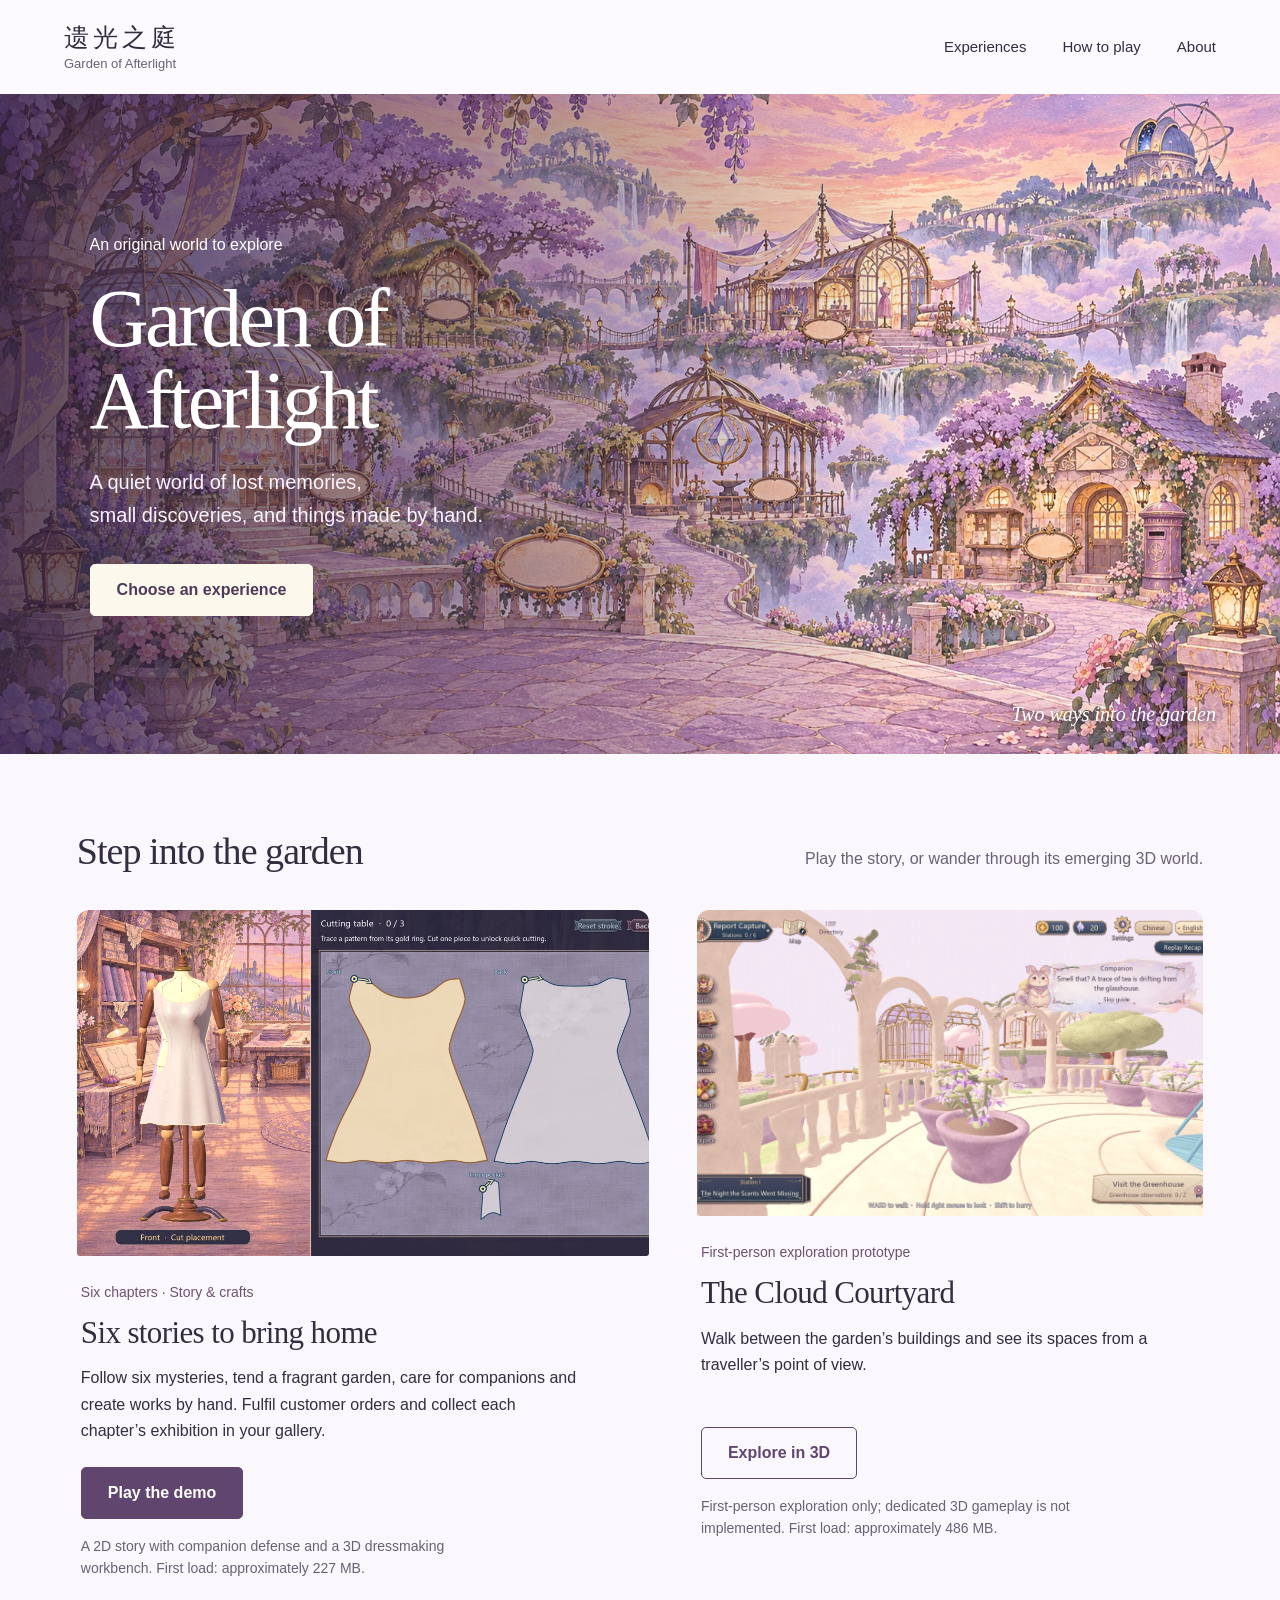
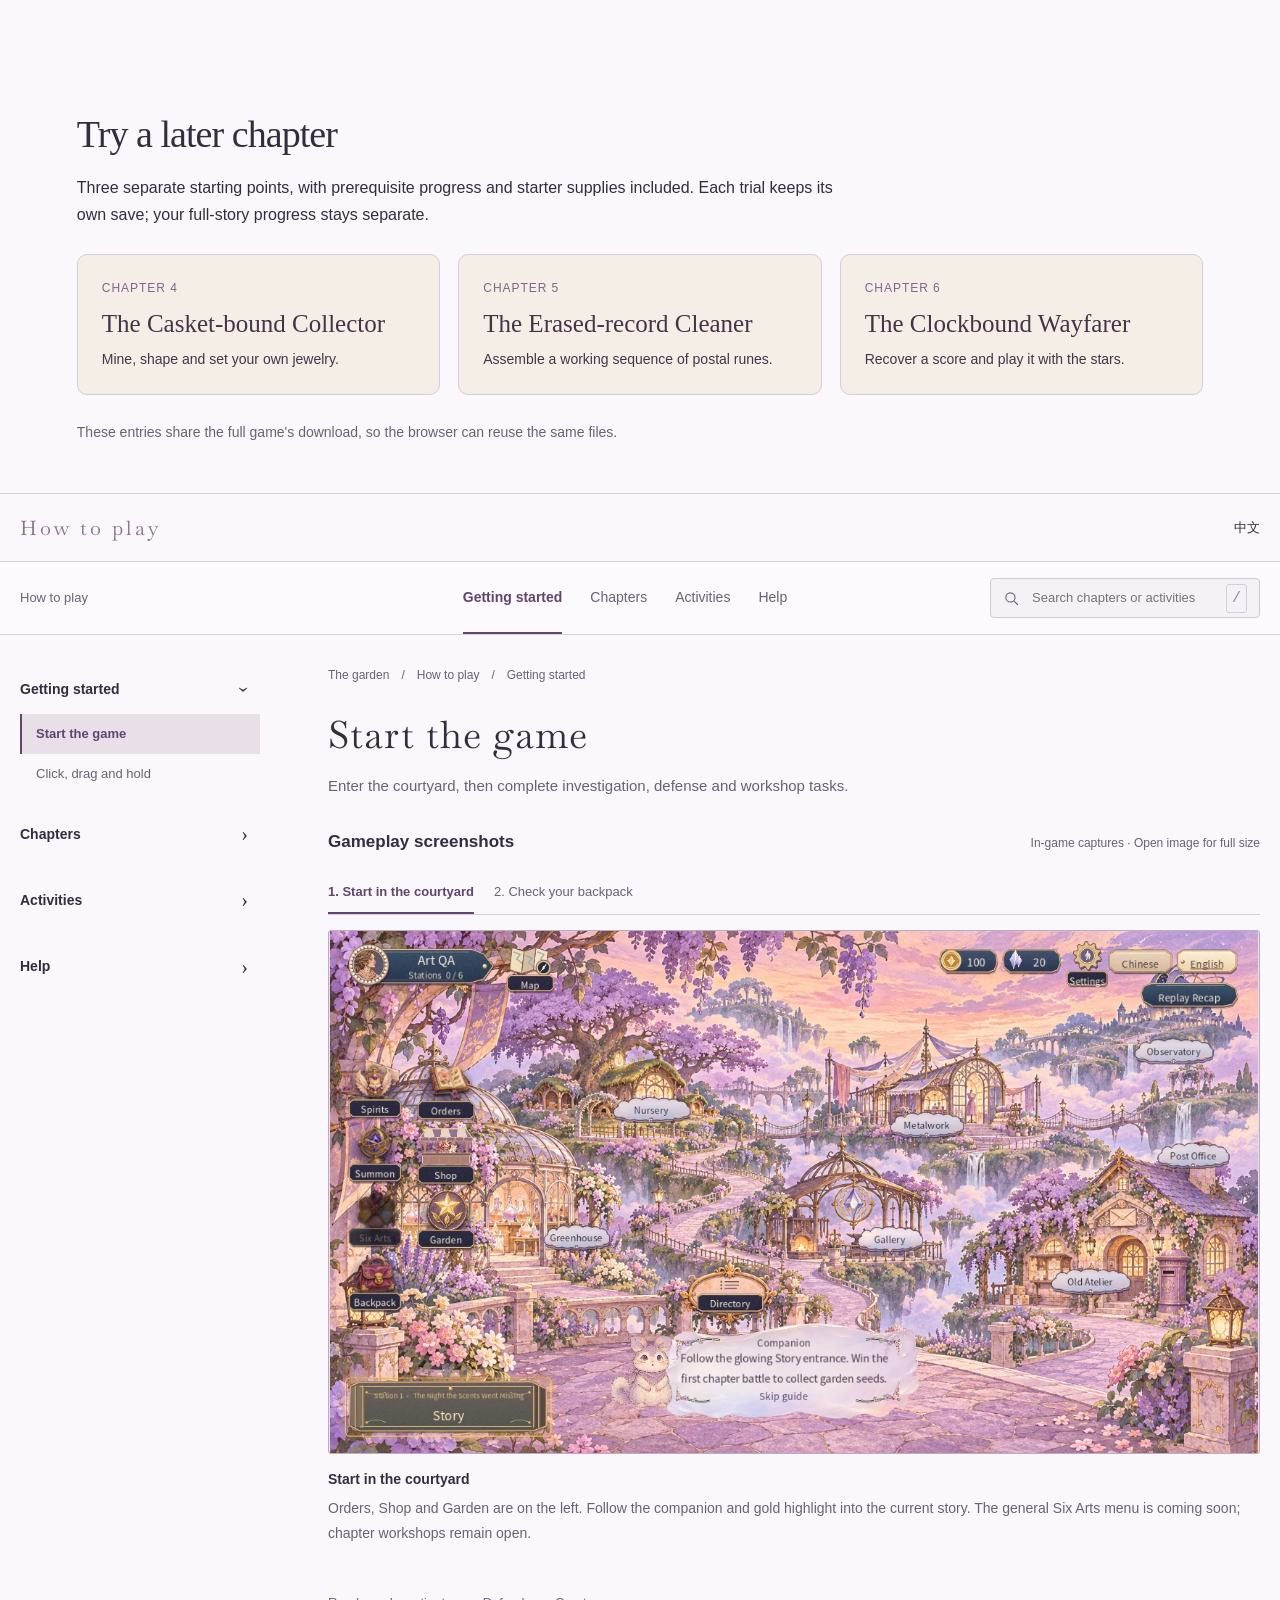
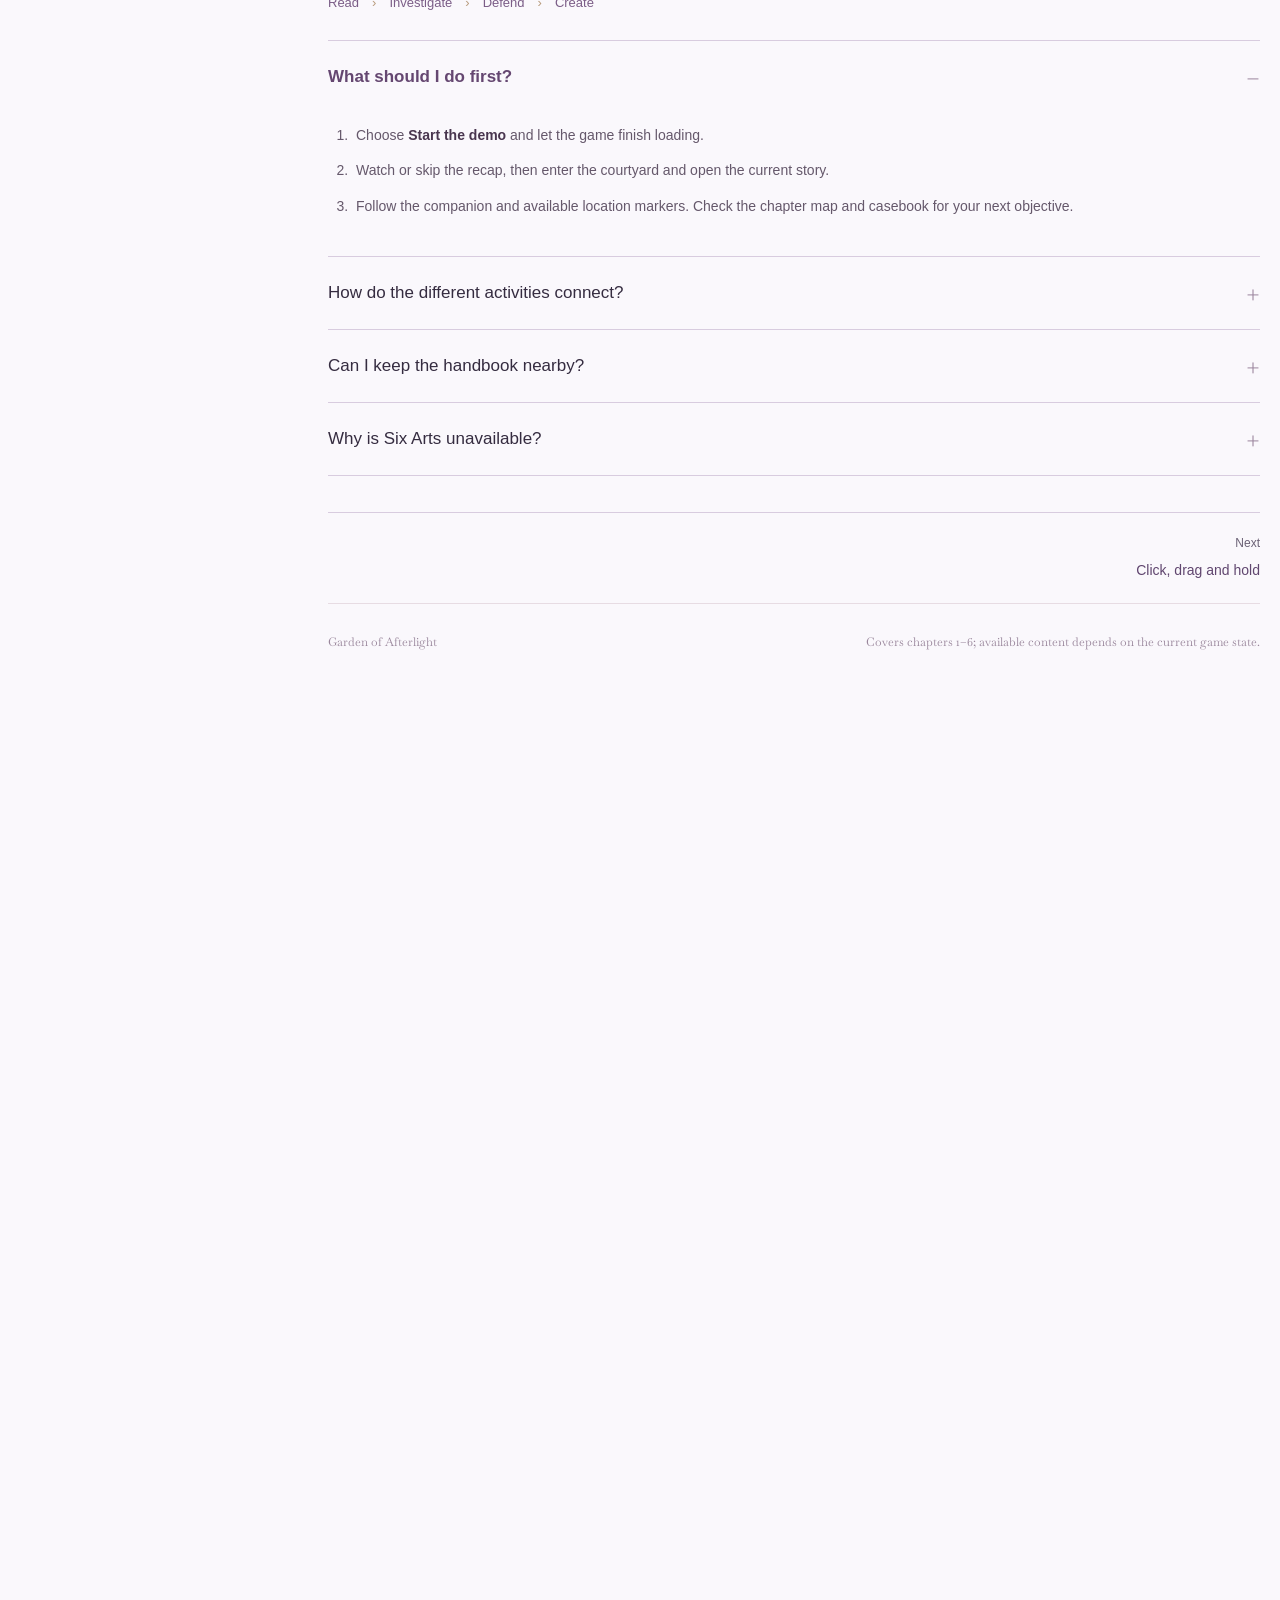
<file: site/index.html>
<!doctype html>
<html lang="en">
<head>
  <meta charset="utf-8"><meta name="viewport" content="width=device-width,initial-scale=1">
  <title>Garden of Afterlight</title>
  <meta name="description" content="Explore Garden of Afterlight: six illustrated story chapters and a separate first-person 3D exploration prototype.">
  <link rel="stylesheet" href="assets/site.css">
  <link rel="icon" href="assets/garden.svg" type="image/svg+xml">
</head>
<body>
<header class="site-header"><a class="wordmark" href="./"><span lang="zh">遗光之庭</span><span>Garden of Afterlight</span></a><nav aria-label="Main navigation"><a href="#experiences">Experiences</a><a href="#controls">How to play</a><a href="#about">About</a></nav></header>
<main>
  <section class="hero" aria-labelledby="title"><img src="assets/courtyard.webp" alt="A painted garden of floating islands, lavender flowers and sunlit glasshouses" fetchpriority="high"><div class="hero-shade"></div><div class="hero-copy"><p class="byline">An original world to explore</p><h1 id="title">Garden of<br>Afterlight</h1><p class="intro">A quiet world of lost memories,<br>small discoveries, and things made by hand.</p><a class="button light" href="#experiences">Choose an experience</a></div><span class="hero-caption">Two ways into the garden</span></section>
  <section class="experiences wrap" id="experiences" aria-labelledby="experiences-title"><div class="section-intro"><h2 id="experiences-title">Step into the garden</h2><p>Play the story, or wander through its emerging 3D world.</p></div><div class="experience-grid">
    <article class="experience main-experience"><a class="image-link" href="demo/" tabindex="-1" aria-hidden="true"><img src="assets/atelier.webp" alt="" loading="lazy"></a><div class="experience-copy"><span class="tag">Six chapters · Story &amp; crafts</span><h3>Six stories to bring home</h3><p>Follow six mysteries, tend a fragrant garden, care for companions and create works by hand. Fulfil customer orders and collect each chapter’s exhibition in your gallery.</p><a class="button" href="demo/">Play the demo</a><p class="small">A 2D story with companion defense and a 3D dressmaking workbench. First load: approximately 227 MB.</p></div></article>
    <article class="experience exploration"><a class="image-link" href="explore-3d/" tabindex="-1" aria-hidden="true"><img src="assets/explore-3d.webp" alt="" loading="lazy"></a><div class="experience-copy"><span class="tag">First-person exploration prototype</span><h3>The Cloud Courtyard</h3><p>Walk between the garden’s buildings and see its spaces from a traveller’s point of view.</p><a class="button secondary" href="explore-3d/">Explore in 3D</a><p class="small">First-person exploration only; dedicated 3D gameplay is not implemented. First load: approximately 486 MB.</p></div></article>
  </div></section>
  <section class="wrap chapter-trials" id="chapter-trials"><h2>Try a later chapter</h2><p>Three separate starting points, with prerequisite progress and starter supplies included. Each trial keeps its own save; your full-story progress stays separate.</p><div class="trial-grid"><a href="chapter-4/"><small>Chapter 4</small><strong>The Casket-bound Collector</strong><span>Mine, shape and set your own jewelry.</span></a><a href="chapter-5/"><small>Chapter 5</small><strong>The Erased-record Cleaner</strong><span>Assemble a working sequence of postal runes.</span></a><a href="chapter-6/"><small>Chapter 6</small><strong>The Clockbound Wayfarer</strong><span>Recover a score and play it with the stars.</span></a></div><p class="small">These entries share the full game's download, so the browser can reuse the same files.</p></section>
  <section class="home-guide" id="controls" aria-label="How to play — chapters 1 to 6"><iframe id="home-guide" src="how-to-play.html?inline=1" title="How to play — chapters 1 to 6" loading="lazy"></iframe></section>
  <section class="home-about" id="about" aria-label="About the creator and production workflow"><iframe id="home-about" src="about.html?inline=1" title="About the creator and production workflow" loading="lazy"></iframe></section>
</main><footer class="wrap"><span>Garden of Afterlight</span><span>2026</span><a href="#title">Back to top</a></footer>
<script src="assets/home-guide.js"></script>
</body></html>
</file>
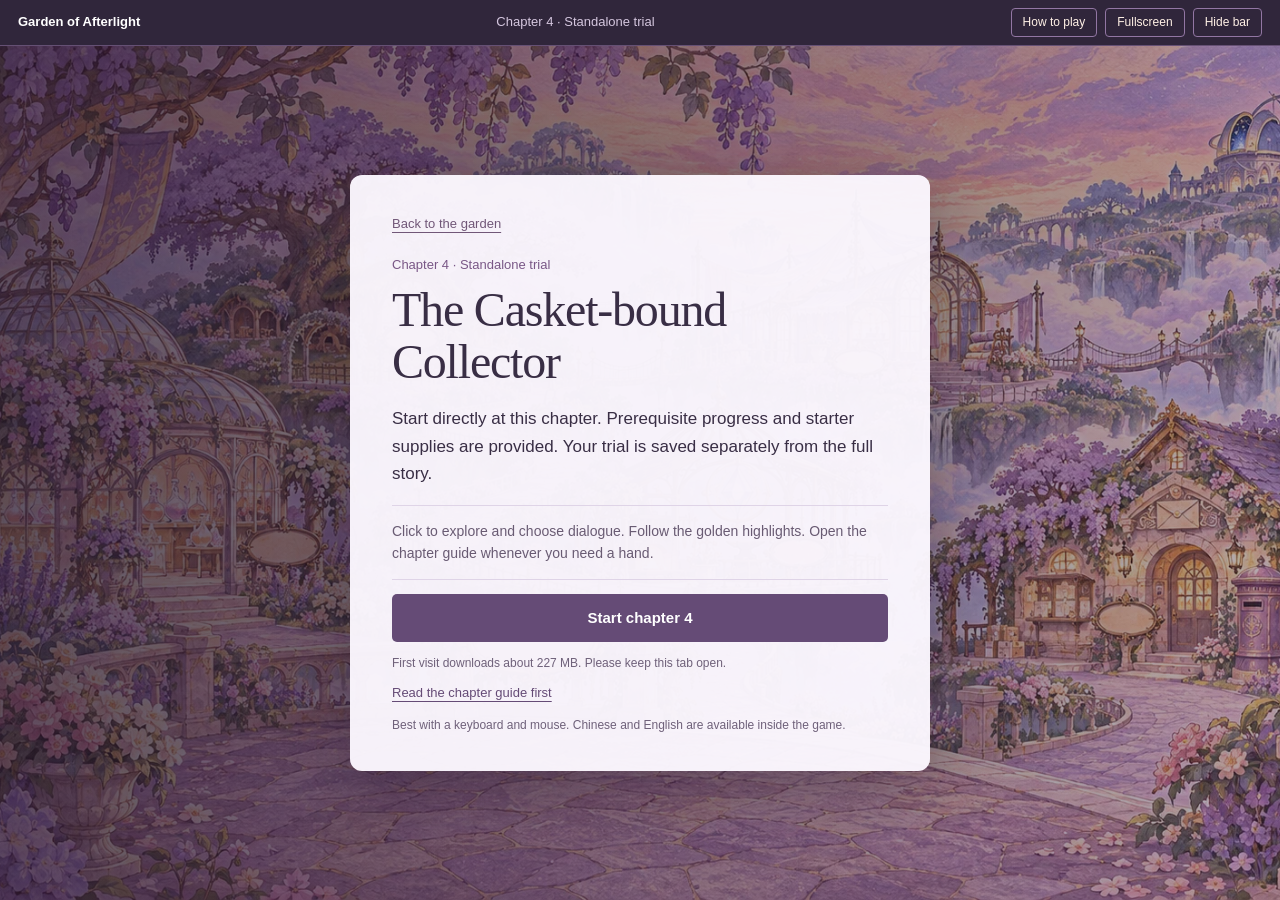
<file: site/chapter-4/index.html>
<!doctype html>
<html lang="en"><head><meta charset="utf-8"><meta name="viewport" content="width=device-width,initial-scale=1,viewport-fit=cover"><title>Chapter 4 — Garden of Afterlight</title><link rel="stylesheet" href="../assets/player-v2.css"><link rel="icon" href="../assets/garden.svg" type="image/svg+xml"></head>
<body>
<header class="player-bar"><a href="../">Garden of Afterlight</a><span>Chapter 4 · Standalone trial</span><nav aria-label="Player controls"><button id="help-toggle" aria-controls="help" aria-expanded="false">How to play</button><button id="fullscreen">Fullscreen</button><button id="hide-bar" title="Hide the toolbar to give the game more room">Hide bar</button></nav></header>
<button id="show-bar" hidden aria-label="Show player toolbar">Menu</button>
<main id="stage"><canvas id="canvas" width="1600" height="900" tabindex="0" aria-label="Garden of Afterlight game"></canvas>
<section id="launch" class="launch"><div class="launch-content"><a class="back" href="../">Back to the garden</a><p class="kind">Chapter 4 · Standalone trial</p><h1>The Casket-bound Collector</h1><p class="description">Start directly at this chapter. Prerequisite progress and starter supplies are provided. Your trial is saved separately from the full story.</p><p class="controls">Click to explore and choose dialogue. Follow the golden highlights. Open the chapter guide whenever you need a hand.</p><button id="start">Start chapter 4</button><progress id="progress" max="100" value="0" hidden aria-label="Game download progress"></progress><p id="status" aria-live="polite">First visit downloads about 227 MB. Please keep this tab open.</p><button id="launch-guide" class="text-button">Read the chapter guide first</button><p class="device-note">Best with a keyboard and mouse. Chinese and English are available inside the game.</p></div></section></main>
<section id="help" hidden role="dialog" aria-modal="true" aria-labelledby="help-title"><div class="manual"><header class="manual-head"><h2 id="help-title">How to play · 玩法指南</h2><button id="close-help">Return to game / 返回游戏</button></header><iframe id="handbook-frame" title="Garden of Afterlight bilingual chapter handbook" data-src="../how-to-play.html?embedded=1"></iframe></div></section>
<script src="../demo/index.js"></script><script>window.GARDEN_TRIAL_CHAPTER=4;window.GARDEN_CONFIG={"args":[],"canvasResizePolicy":0,"emscriptenPoolSize":8,"ensureCrossOriginIsolationHeaders":true,"executable":"../demo/index","experimentalVK":false,"fileSizes":{"../demo/index.pck":187292940,"../demo/index.wasm":39514754},"focusCanvas":true,"gdextensionLibs":[],"godotPoolSize":4,"mainPack":"../demo/index.pck"};</script><script src="../assets/ending-analytics.js"></script><script src="../assets/player-v2.js"></script>
</body></html>
</file>
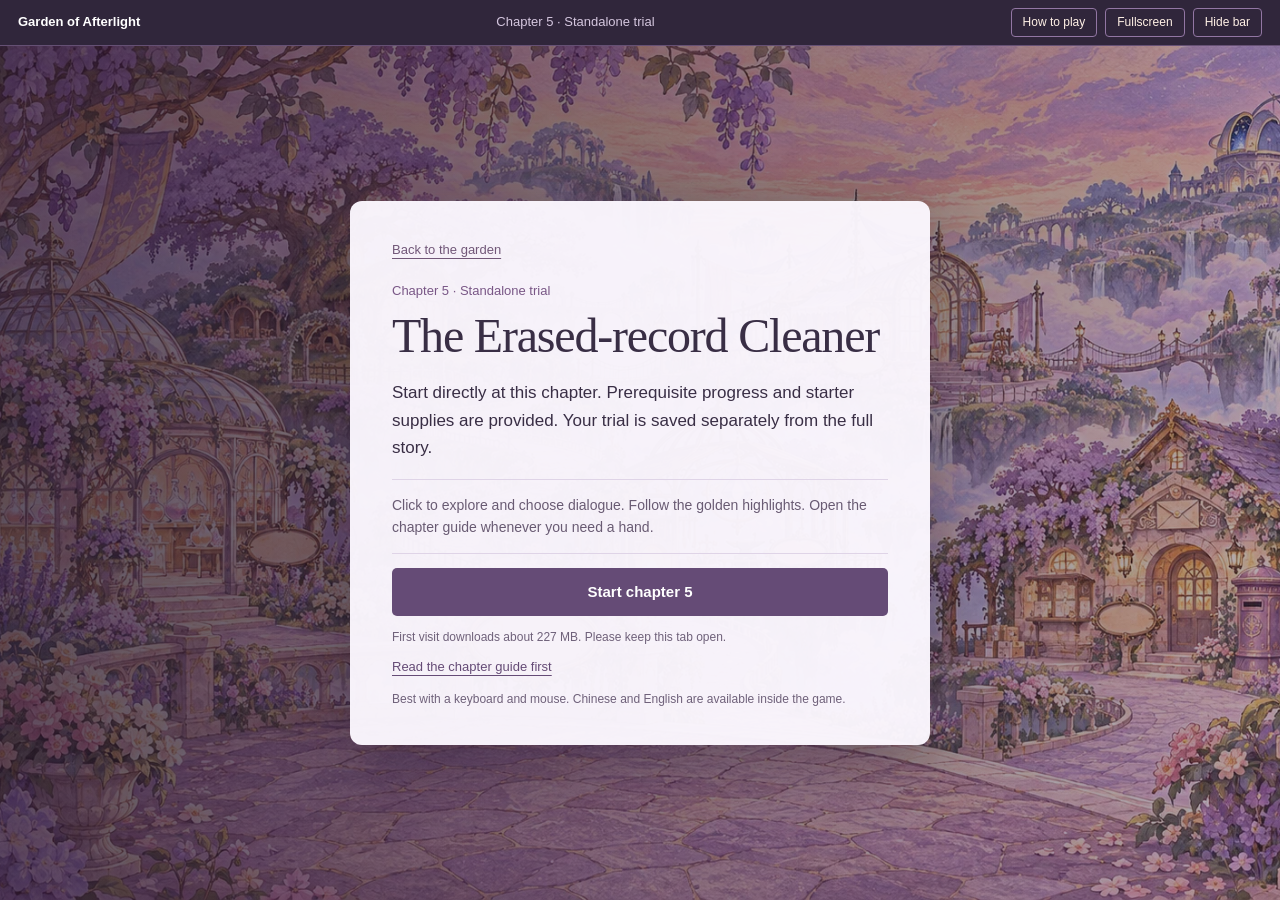
<file: site/chapter-5/index.html>
<!doctype html>
<html lang="en"><head><meta charset="utf-8"><meta name="viewport" content="width=device-width,initial-scale=1,viewport-fit=cover"><title>Chapter 5 — Garden of Afterlight</title><link rel="stylesheet" href="../assets/player-v2.css"><link rel="icon" href="../assets/garden.svg" type="image/svg+xml"></head>
<body>
<header class="player-bar"><a href="../">Garden of Afterlight</a><span>Chapter 5 · Standalone trial</span><nav aria-label="Player controls"><button id="help-toggle" aria-controls="help" aria-expanded="false">How to play</button><button id="fullscreen">Fullscreen</button><button id="hide-bar" title="Hide the toolbar to give the game more room">Hide bar</button></nav></header>
<button id="show-bar" hidden aria-label="Show player toolbar">Menu</button>
<main id="stage"><canvas id="canvas" width="1600" height="900" tabindex="0" aria-label="Garden of Afterlight game"></canvas>
<section id="launch" class="launch"><div class="launch-content"><a class="back" href="../">Back to the garden</a><p class="kind">Chapter 5 · Standalone trial</p><h1>The Erased-record Cleaner</h1><p class="description">Start directly at this chapter. Prerequisite progress and starter supplies are provided. Your trial is saved separately from the full story.</p><p class="controls">Click to explore and choose dialogue. Follow the golden highlights. Open the chapter guide whenever you need a hand.</p><button id="start">Start chapter 5</button><progress id="progress" max="100" value="0" hidden aria-label="Game download progress"></progress><p id="status" aria-live="polite">First visit downloads about 227 MB. Please keep this tab open.</p><button id="launch-guide" class="text-button">Read the chapter guide first</button><p class="device-note">Best with a keyboard and mouse. Chinese and English are available inside the game.</p></div></section></main>
<section id="help" hidden role="dialog" aria-modal="true" aria-labelledby="help-title"><div class="manual"><header class="manual-head"><h2 id="help-title">How to play · 玩法指南</h2><button id="close-help">Return to game / 返回游戏</button></header><iframe id="handbook-frame" title="Garden of Afterlight bilingual chapter handbook" data-src="../how-to-play.html?embedded=1"></iframe></div></section>
<script src="../demo/index.js"></script><script>window.GARDEN_TRIAL_CHAPTER=5;window.GARDEN_CONFIG={"args":[],"canvasResizePolicy":0,"emscriptenPoolSize":8,"ensureCrossOriginIsolationHeaders":true,"executable":"../demo/index","experimentalVK":false,"fileSizes":{"../demo/index.pck":187292940,"../demo/index.wasm":39514754},"focusCanvas":true,"gdextensionLibs":[],"godotPoolSize":4,"mainPack":"../demo/index.pck"};</script><script src="../assets/ending-analytics.js"></script><script src="../assets/player-v2.js"></script>
</body></html>
</file>
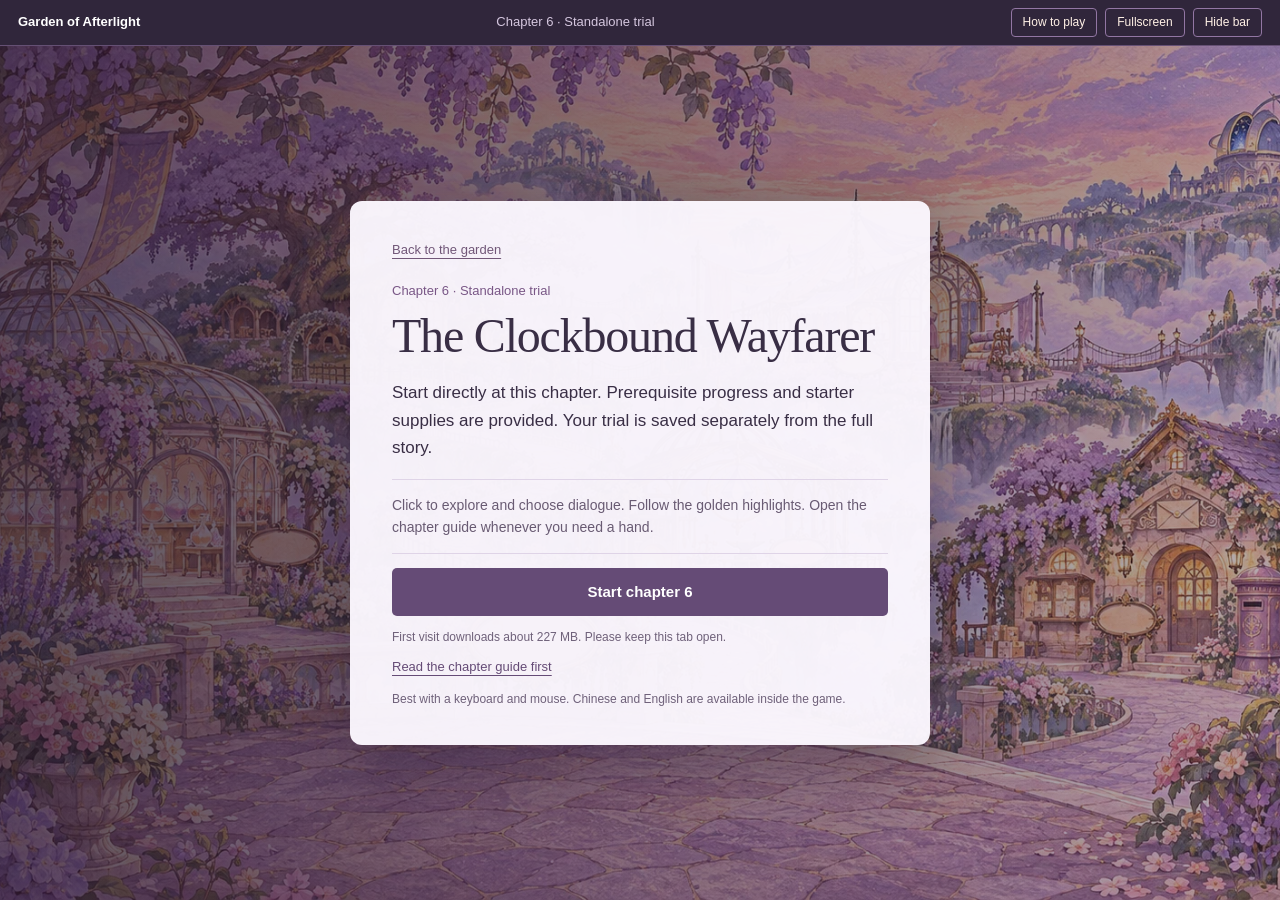
<file: site/chapter-6/index.html>
<!doctype html>
<html lang="en"><head><meta charset="utf-8"><meta name="viewport" content="width=device-width,initial-scale=1,viewport-fit=cover"><title>Chapter 6 — Garden of Afterlight</title><link rel="stylesheet" href="../assets/player-v2.css"><link rel="icon" href="../assets/garden.svg" type="image/svg+xml"></head>
<body>
<header class="player-bar"><a href="../">Garden of Afterlight</a><span>Chapter 6 · Standalone trial</span><nav aria-label="Player controls"><button id="help-toggle" aria-controls="help" aria-expanded="false">How to play</button><button id="fullscreen">Fullscreen</button><button id="hide-bar" title="Hide the toolbar to give the game more room">Hide bar</button></nav></header>
<button id="show-bar" hidden aria-label="Show player toolbar">Menu</button>
<main id="stage"><canvas id="canvas" width="1600" height="900" tabindex="0" aria-label="Garden of Afterlight game"></canvas>
<section id="launch" class="launch"><div class="launch-content"><a class="back" href="../">Back to the garden</a><p class="kind">Chapter 6 · Standalone trial</p><h1>The Clockbound Wayfarer</h1><p class="description">Start directly at this chapter. Prerequisite progress and starter supplies are provided. Your trial is saved separately from the full story.</p><p class="controls">Click to explore and choose dialogue. Follow the golden highlights. Open the chapter guide whenever you need a hand.</p><button id="start">Start chapter 6</button><progress id="progress" max="100" value="0" hidden aria-label="Game download progress"></progress><p id="status" aria-live="polite">First visit downloads about 227 MB. Please keep this tab open.</p><button id="launch-guide" class="text-button">Read the chapter guide first</button><p class="device-note">Best with a keyboard and mouse. Chinese and English are available inside the game.</p></div></section></main>
<section id="help" hidden role="dialog" aria-modal="true" aria-labelledby="help-title"><div class="manual"><header class="manual-head"><h2 id="help-title">How to play · 玩法指南</h2><button id="close-help">Return to game / 返回游戏</button></header><iframe id="handbook-frame" title="Garden of Afterlight bilingual chapter handbook" data-src="../how-to-play.html?embedded=1"></iframe></div></section>
<script src="../demo/index.js"></script><script>window.GARDEN_TRIAL_CHAPTER=6;window.GARDEN_CONFIG={"args":[],"canvasResizePolicy":0,"emscriptenPoolSize":8,"ensureCrossOriginIsolationHeaders":true,"executable":"../demo/index","experimentalVK":false,"fileSizes":{"../demo/index.pck":187292940,"../demo/index.wasm":39514754},"focusCanvas":true,"gdextensionLibs":[],"godotPoolSize":4,"mainPack":"../demo/index.pck"};</script><script src="../assets/ending-analytics.js"></script><script src="../assets/player-v2.js"></script>
</body></html>
</file>
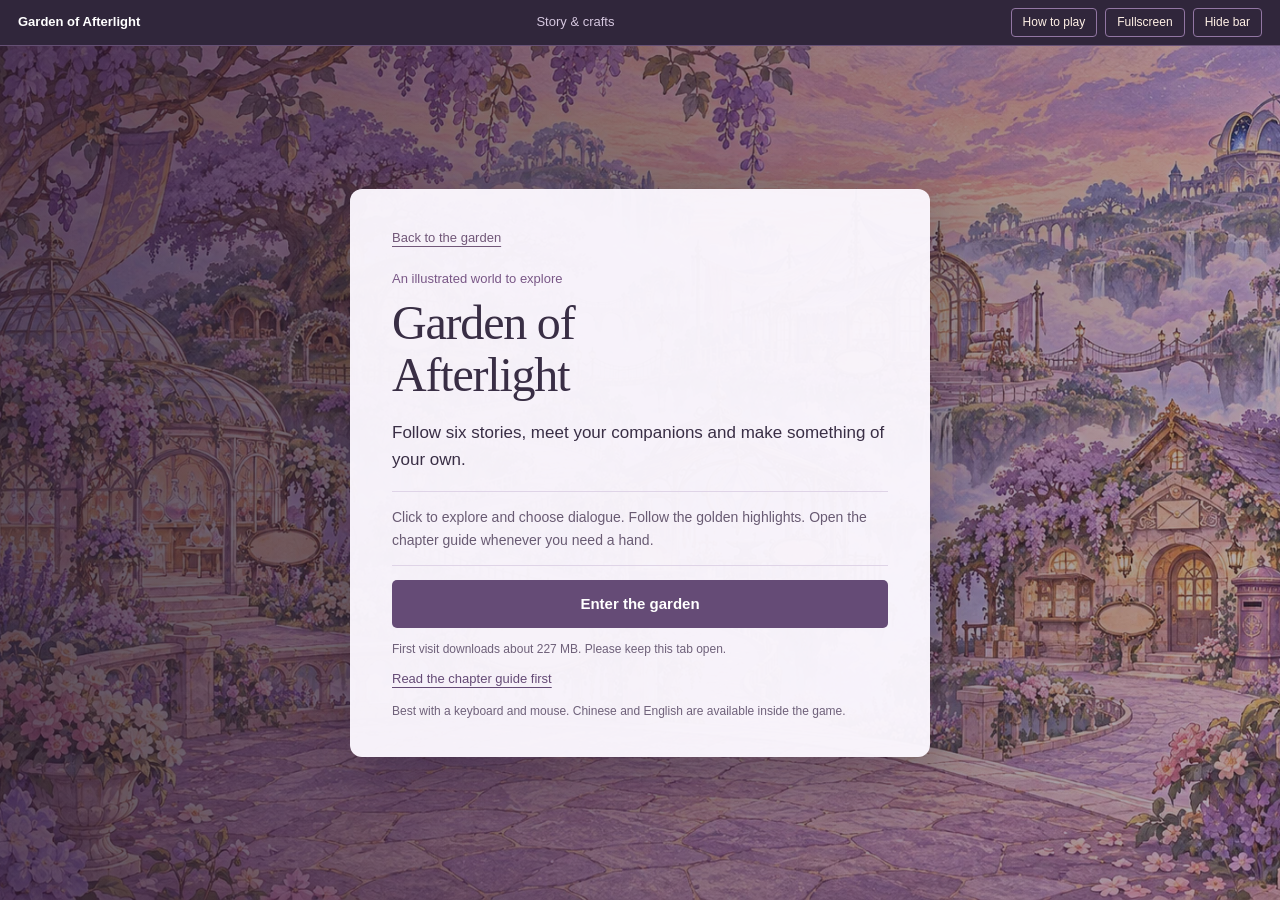
<file: site/demo/index.html>
<!doctype html>
<html lang="en"><head><meta charset="utf-8"><meta name="viewport" content="width=device-width,initial-scale=1,viewport-fit=cover"><title>Garden of Afterlight — Play</title><link rel="stylesheet" href="../assets/player-v2.css"><link rel="icon" href="../assets/garden.svg" type="image/svg+xml"></head>
<body>
<header class="player-bar"><a href="../">Garden of Afterlight</a><span>Story &amp; crafts</span><nav aria-label="Player controls"><button id="help-toggle" aria-controls="help" aria-expanded="false">How to play</button><button id="fullscreen">Fullscreen</button><button id="hide-bar" title="Hide the toolbar to give the game more room">Hide bar</button></nav></header>
<button id="show-bar" hidden aria-label="Show player toolbar">Menu</button>
<main id="stage"><canvas id="canvas" width="1600" height="900" tabindex="0" aria-label="Garden of Afterlight game"></canvas>
<section id="launch" class="launch"><div class="launch-content"><a class="back" href="../">Back to the garden</a><p class="kind">An illustrated world to explore</p><h1>Garden of<br>Afterlight</h1><p class="description">Follow six stories, meet your companions and make something of your own.</p><p class="controls">Click to explore and choose dialogue. Follow the golden highlights. Open the chapter guide whenever you need a hand.</p><button id="start">Enter the garden</button><progress id="progress" max="100" value="0" hidden aria-label="Game download progress"></progress><p id="status" aria-live="polite">First visit downloads about 227 MB. Please keep this tab open.</p><button id="launch-guide" class="text-button">Read the chapter guide first</button><p class="device-note">Best with a keyboard and mouse. Chinese and English are available inside the game.</p></div></section></main>
<section id="help" hidden role="dialog" aria-modal="true" aria-labelledby="help-title"><div class="manual"><header class="manual-head"><h2 id="help-title">How to play · 玩法指南</h2><button id="close-help">Return to game / 返回游戏</button></header><iframe id="handbook-frame" title="Garden of Afterlight bilingual chapter handbook" data-src="../how-to-play.html?embedded=1"></iframe></div></section>
<script src="index.js"></script><script>window.GARDEN_CONFIG={"args":[],"canvasResizePolicy":0,"emscriptenPoolSize":8,"ensureCrossOriginIsolationHeaders":true,"executable":"index","experimentalVK":false,"fileSizes":{"index.pck":187292940,"index.wasm":39514754},"focusCanvas":true,"gdextensionLibs":[],"godotPoolSize":4};</script><script src="../assets/ending-analytics.js"></script><script src="../assets/player-v2.js"></script>
</body></html>
</file>
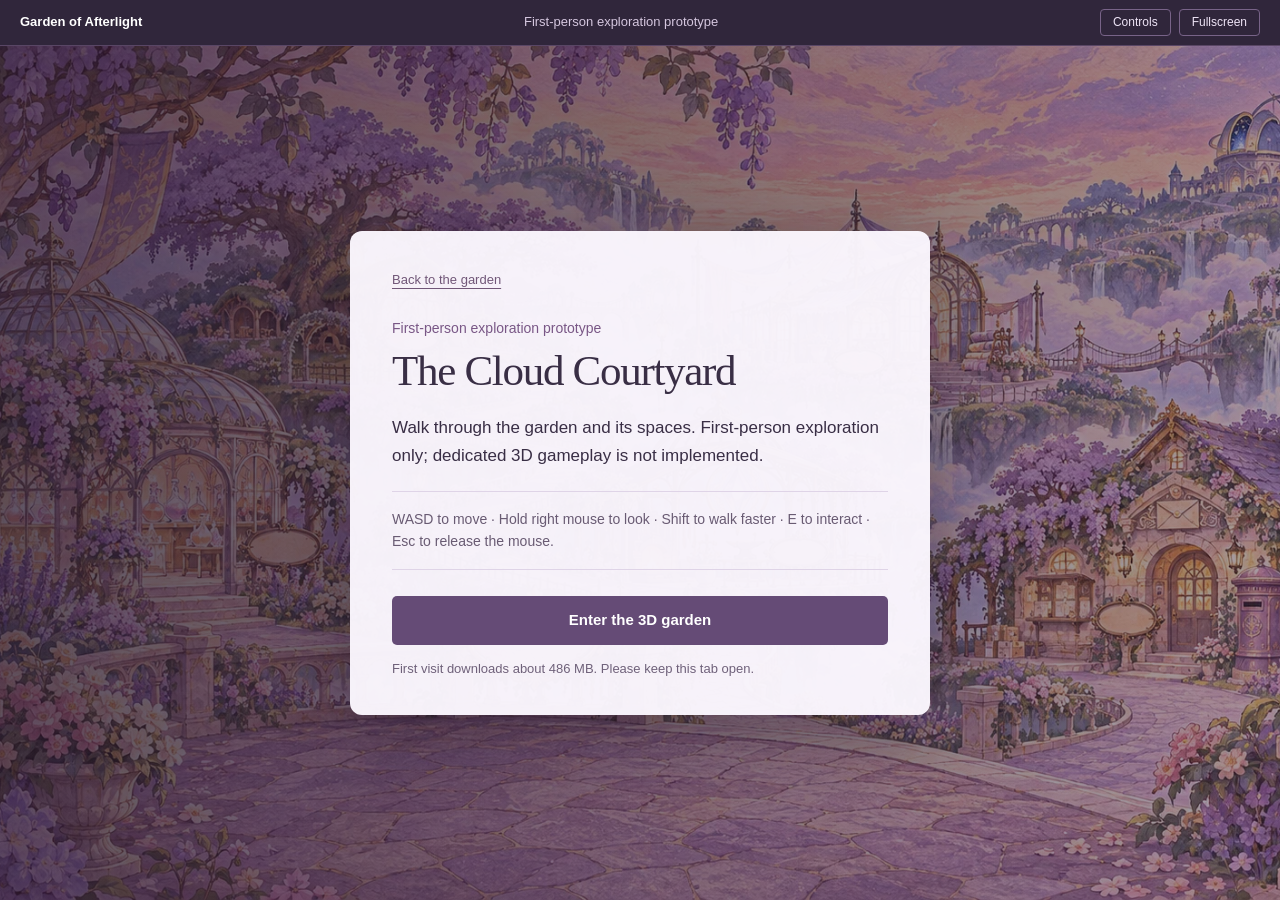
<file: site/explore-3d/index.html>
<!doctype html>
<html lang="en"><head><meta charset="utf-8"><meta name="viewport" content="width=device-width,initial-scale=1"><title>The Cloud Courtyard — Garden of Afterlight</title><link rel="stylesheet" href="../assets/player.css"><link rel="icon" href="../assets/garden.svg" type="image/svg+xml"></head>
<body><header class="player-bar"><a href="../">Garden of Afterlight</a><span>First-person exploration prototype</span><div><button id="help-toggle" aria-expanded="false" aria-controls="help">Controls</button><button id="fullscreen">Fullscreen</button></div></header>
<main id="stage"><canvas id="canvas" width="1600" height="900" tabindex="0" aria-label="The Cloud Courtyard game"></canvas><section id="launch" class="launch"><div class="launch-content"><a class="back" href="../">Back to the garden</a><p class="kind">First-person exploration prototype</p><h1>The Cloud Courtyard</h1><p class="description">Walk through the garden and its spaces. First-person exploration only; dedicated 3D gameplay is not implemented.</p><p class="controls">WASD to move · Hold right mouse to look · Shift to walk faster · E to interact · Esc to release the mouse.</p><button id="start">Enter the 3D garden</button><progress id="progress" max="100" value="0" hidden aria-label="Game download progress"></progress><p id="status" aria-live="polite">First visit downloads about 486 MB. Please keep this tab open.</p></div></section><aside id="help" hidden><h2>How to play</h2><p>WASD to move · Hold right mouse to look · Shift to walk faster · E to interact · Esc to release the mouse.</p><p>English and Chinese can be selected inside the game. Saved progress stays in this browser.</p><button id="close-help">Return to game</button></aside></main>
<script src="index.js"></script><script>
const GODOT_CONFIG={"args":[],"canvasResizePolicy":2,"emscriptenPoolSize":8,"ensureCrossOriginIsolationHeaders":true,"executable":"index","experimentalVK":false,"fileSizes":{"index.pck":446019324,"index.wasm":39514754},"focusCanvas":true,"gdextensionLibs":[],"godotPoolSize":4};
GODOT_CONFIG.canvasResizePolicy=0;
GODOT_CONFIG.canvas=document.getElementById('canvas');
GODOT_CONFIG.ensureCrossOriginIsolationHeaders=false;
const engine=new Engine(GODOT_CONFIG);
window.gardenEngine=engine;
const start=document.getElementById('start'), status=document.getElementById('status'), progress=document.getElementById('progress'), launch=document.getElementById('launch'), canvas=document.getElementById('canvas');
canvas.addEventListener('contextmenu',event=>event.preventDefault());
start.addEventListener('click',async()=>{
  const missing=Engine.getMissingFeatures({threads:false});
  if(missing.length){status.textContent='This browser is missing: '+missing.join(', ')+'. Try the latest Chrome or Edge.';return;}
  start.disabled=true;start.textContent='Loading the garden…';progress.hidden=false;status.textContent='Downloading the artwork and game. The first load takes a moment.';
  try {await engine.startGame({onProgress:(current,total)=>{if(total>0){progress.value=current/total*100;status.textContent='Loading '+Math.round(current/1000000)+' / '+Math.round(total/1000000)+' MB';}},onPrint:(...args)=>console.log(...args),onPrintError:(...args)=>console.error(...args)});launch.hidden=true;window.gardenStarted=true;canvas.focus();}
  catch(error){console.error(error);status.textContent='The game could not start. Reload this page and try Chrome or Edge. '+error.message;start.disabled=false;start.textContent='Try again';}
});
const help=document.getElementById('help'),toggle=document.getElementById('help-toggle');
function setHelp(open){help.hidden=!open;toggle.setAttribute('aria-expanded',String(open));if(!open)canvas.focus();}
toggle.addEventListener('click',()=>setHelp(help.hidden));document.getElementById('close-help').addEventListener('click',()=>setHelp(false));
document.getElementById('fullscreen').addEventListener('click',()=>{if(!document.fullscreenElement)document.documentElement.requestFullscreen?.();else document.exitFullscreen?.();});
document.addEventListener('keydown',event=>{if(event.key==='Escape'&&!help.hidden)setHelp(false);});
</script></body></html>
</file>
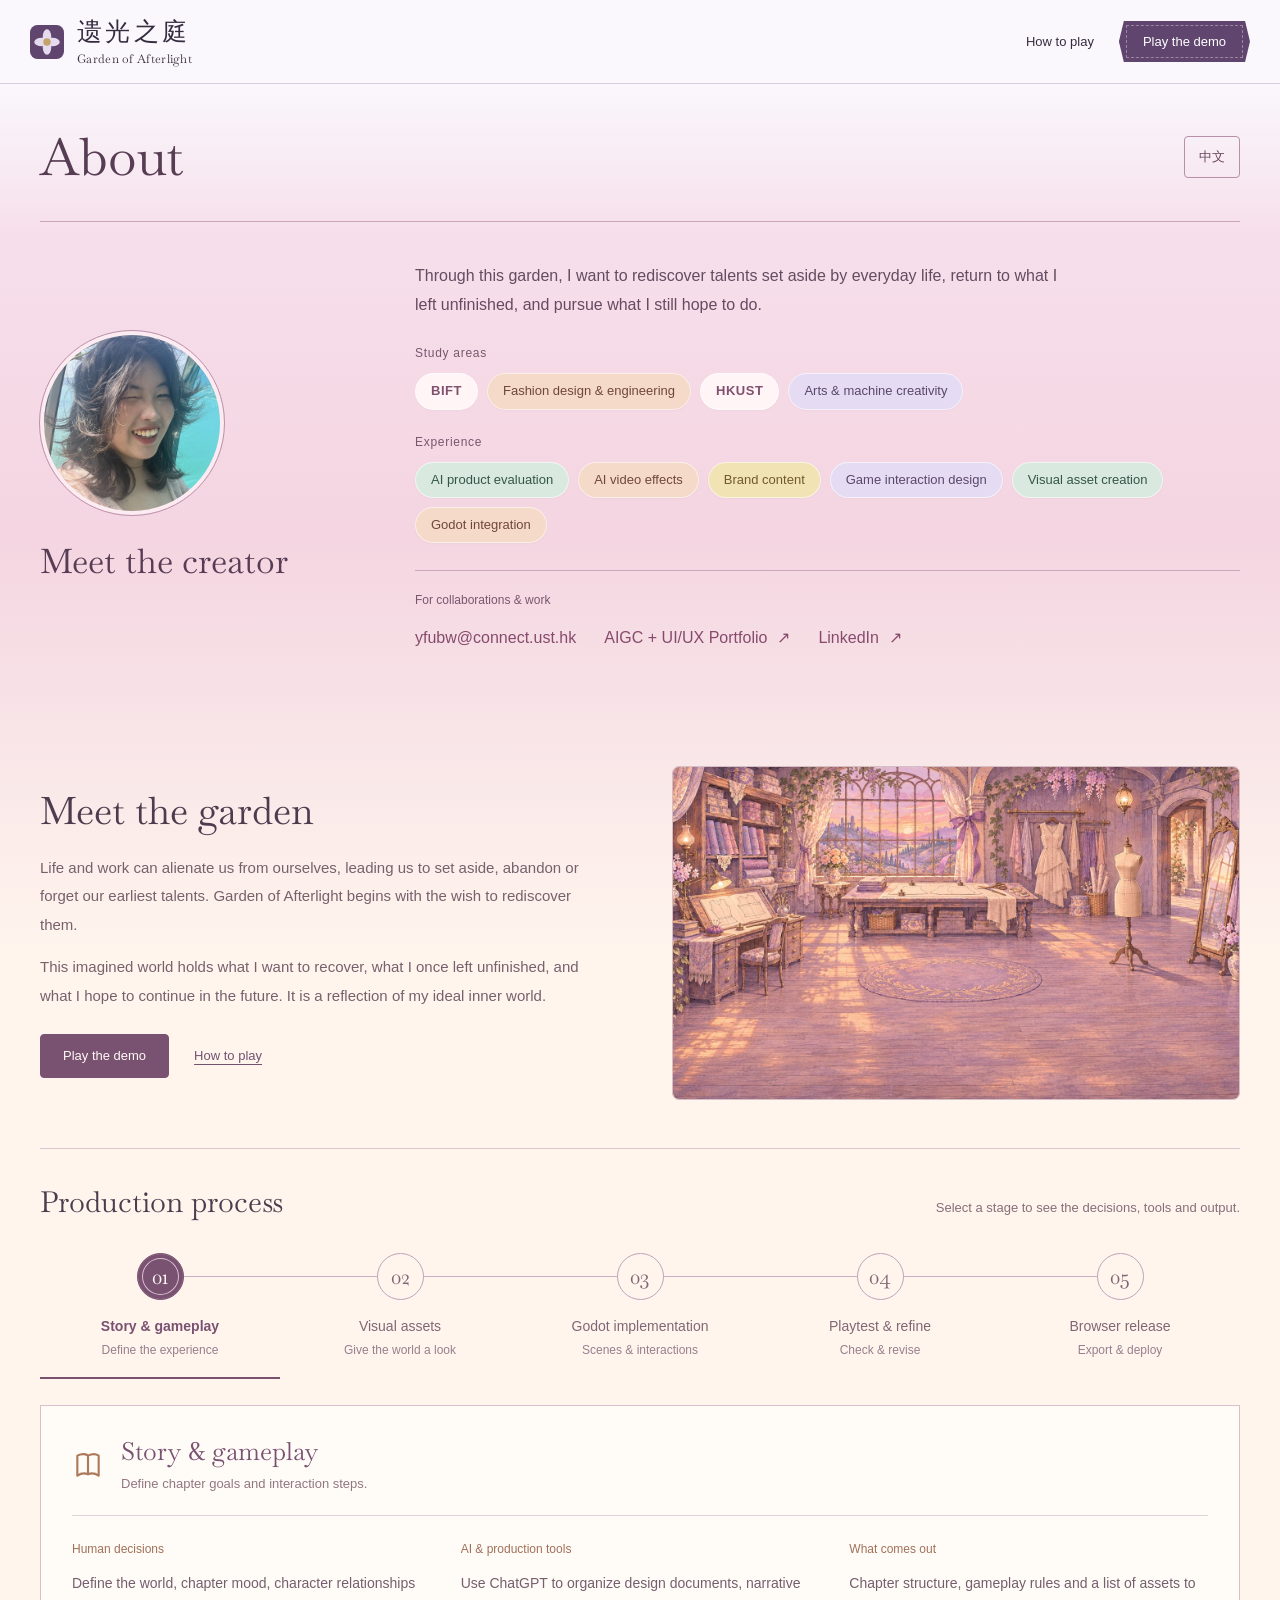
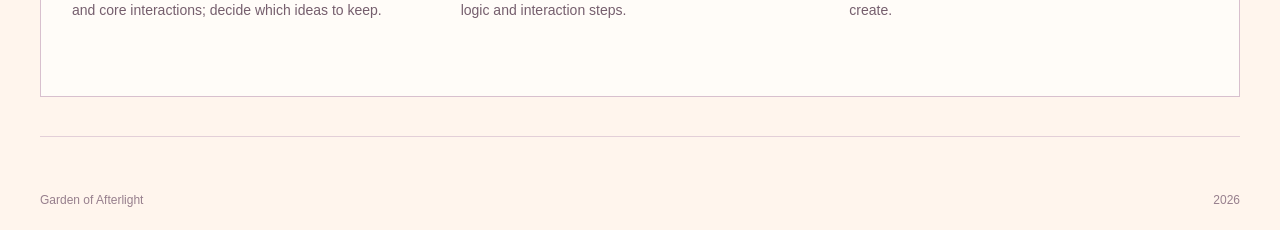
<file: site/about.html>
<!doctype html>
<html lang="en">
<head>
  <meta charset="utf-8"><meta name="viewport" content="width=device-width,initial-scale=1">
  <title>About — Garden of Afterlight</title>
  <meta name="description" content="The creator, the game and its production workflow. For collaborations and work: yfubw@connect.ust.hk.">
  <link rel="icon" href="assets/garden.svg" type="image/svg+xml">
  <link rel="stylesheet" href="assets/handbook.css"><link rel="stylesheet" href="assets/about.css">
  <script src="assets/about.js" defer></script>
</head>
<body class="about-page">
  <a class="skip-link" href="#main" data-copy="skip">Skip to content</a>
  <header class="book-header">
    <a class="book-brand" href="./"><img src="assets/garden.svg" alt=""><span>遗光之庭<small>Garden of Afterlight</small></span></a>
    <div class="header-actions"><a href="./#controls" data-copy="guide">How to play</a><a class="ribbon" href="demo/" data-copy="play">Play the demo</a></div>
  </header>
  <main id="main">
    <section class="creator-band" aria-labelledby="about-title">
      <div class="about-wrap">
        <div class="about-heading"><h1 id="about-title">About</h1><button id="language" type="button" aria-label="切换为中文">中文</button></div>
        <div class="creator-section">
          <div class="creator-profile"><img class="creator-avatar" src="assets/creator-portrait.webp" alt="Creator portrait" width="184" height="184"><h2 id="creator-title">Meet the creator</h2></div>
          <div class="creator-copy">
            <p class="creator-summary" data-copy="bio">Through this garden, I want to rediscover talents set aside by everyday life, return to what I left unfinished, and pursue what I still hope to do.</p>
            <div class="tag-group"><h3 data-copy="study">Study areas</h3><ul class="profile-tags"><li class="tag-school">BIFT</li><li class="tag-peach" data-copy="fashion">Fashion design &amp; engineering</li><li class="tag-school">HKUST</li><li class="tag-lavender" data-copy="creative">Arts &amp; machine creativity</li></ul></div>
            <div class="tag-group"><h3 data-copy="experience">Experience</h3><ul class="profile-tags"><li class="tag-mint" data-copy="evaluation">AI product evaluation</li><li class="tag-peach" data-copy="effects">AI video effects</li><li class="tag-gold" data-copy="brand">Brand content</li><li class="tag-lavender" data-copy="interaction">Game interaction design</li><li class="tag-mint" data-copy="visuals">Visual asset creation</li><li class="tag-peach" data-copy="godot">Godot integration</li></ul></div>
            <div class="contact"><span data-copy="contact">For collaborations &amp; work</span><div class="contact-items"><span class="contact-item">yfubw@connect.ust.hk</span><a class="contact-item" href="https://brianayutong.my.canvasite.cn/" target="_blank" rel="noopener noreferrer"><span data-copy="portfolio">AIGC + UI/UX Portfolio</span><span aria-hidden="true">↗</span></a><a class="contact-item" href="https://www.linkedin.com/in/yutong-fu-b592283a6" target="_blank" rel="noopener noreferrer">LinkedIn<span aria-hidden="true">↗</span></a></div></div>
          </div>
        </div>
      </div>
    </section>
    <section class="garden-band" aria-labelledby="garden-title">
      <div class="about-wrap">
        <div class="garden-intro"><div><h2 id="garden-title">Meet the garden</h2><p data-copy="garden">Life and work can alienate us from ourselves, leading us to set aside, abandon or forget our earliest talents. Garden of Afterlight begins with the wish to rediscover them.</p><p data-copy="role">This imagined world holds what I want to recover, what I once left unfinished, and what I hope to continue in the future. It is a reflection of my ideal inner world.</p><div class="garden-links"><a class="garden-play" href="demo/" data-copy="play">Play the demo</a><a href="./#controls" data-copy="guide">How to play</a></div></div><figure class="garden-art"><img src="assets/guide/atelier.webp" alt="The game's dressmaking workshop" width="1440" height="810" loading="lazy"></figure></div>
        <section class="workflow-section" aria-labelledby="workflow-title">
          <div class="workflow-intro"><h3 id="workflow-title" data-copy="workflowTitle">Production process</h3><p data-copy="workflowIntro">Select a stage to see the decisions, tools and output.</p></div>
          <div id="workflow-steps" class="workflow-steps" role="tablist" aria-label="Production stages"></div>
          <section id="workflow-detail" class="workflow-detail" role="tabpanel" tabindex="0" aria-labelledby="step-0"></section>
        </section>
        <div class="about-end-divider" aria-hidden="true"></div>
      </div>
    </section>
  </main>
  <footer class="about-footer"><a href="./">Garden of Afterlight</a><span>2026</span></footer>
</body>
</html>
</file>
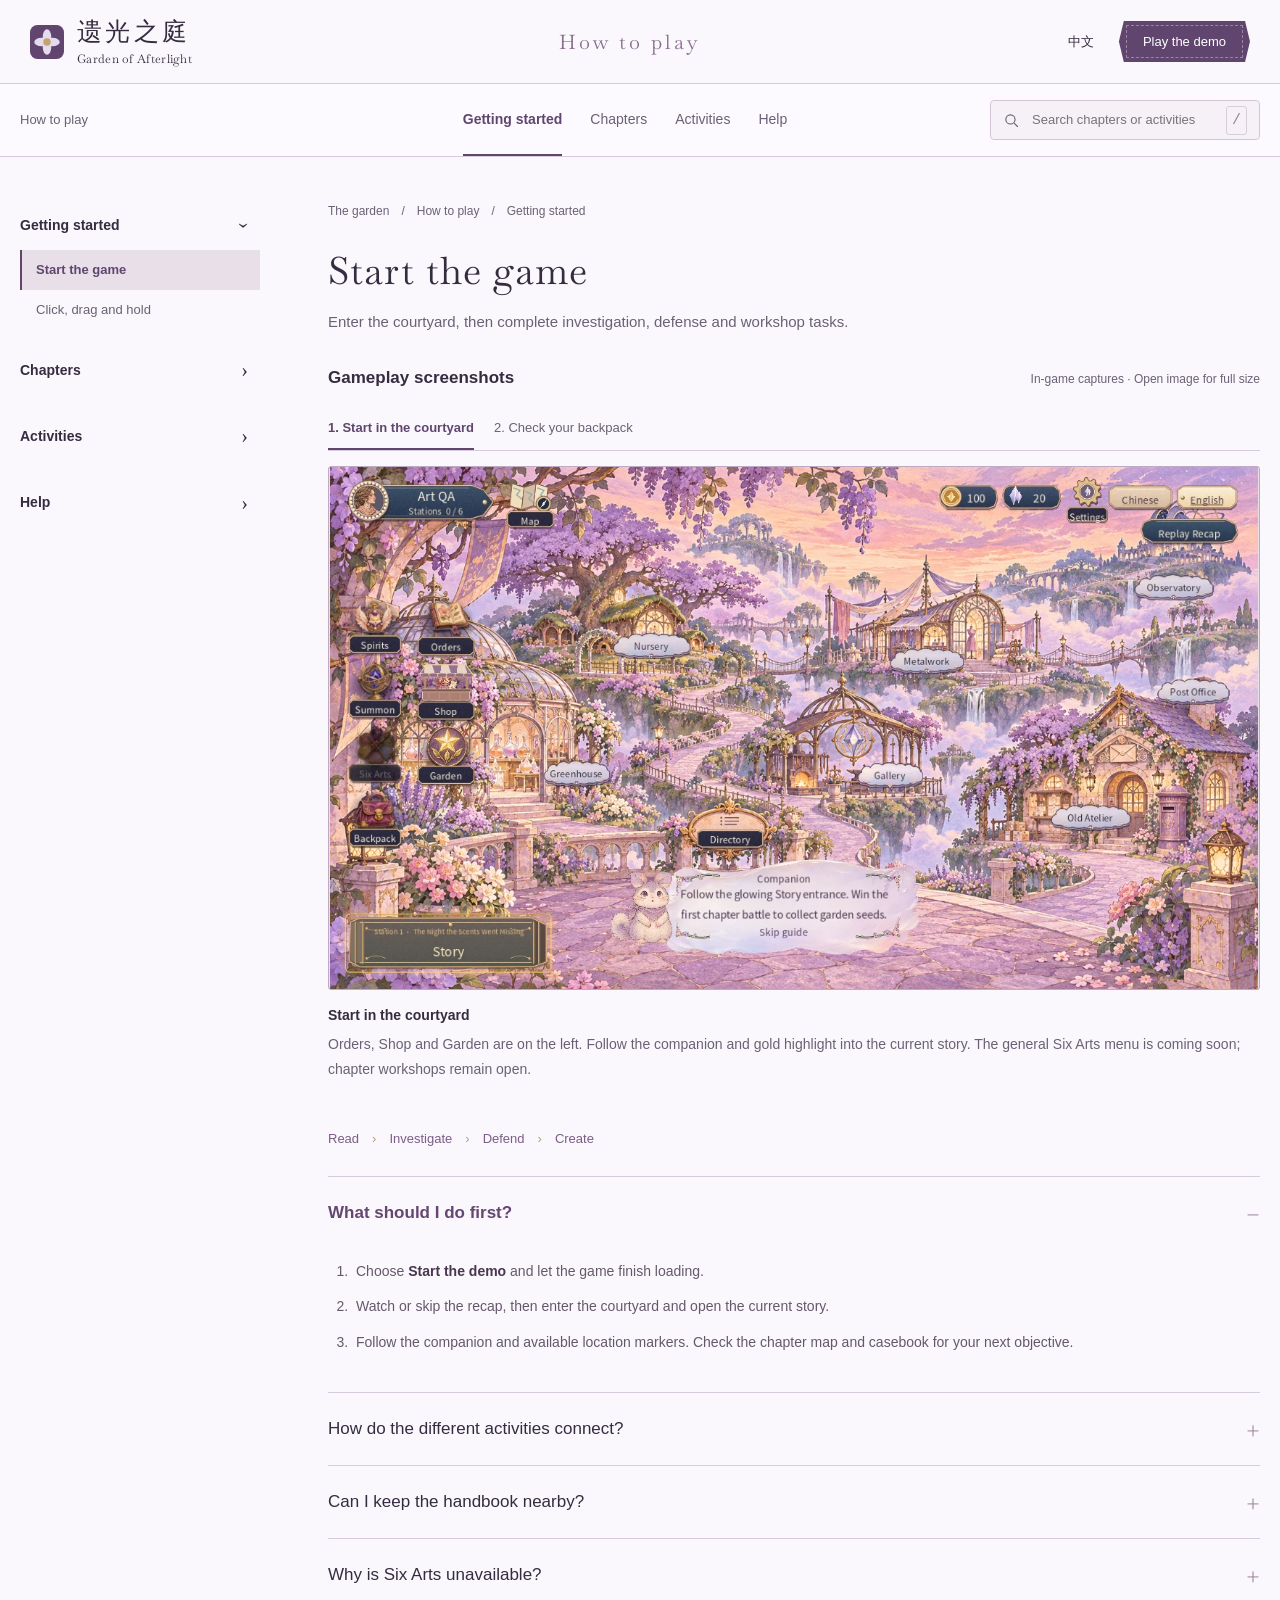
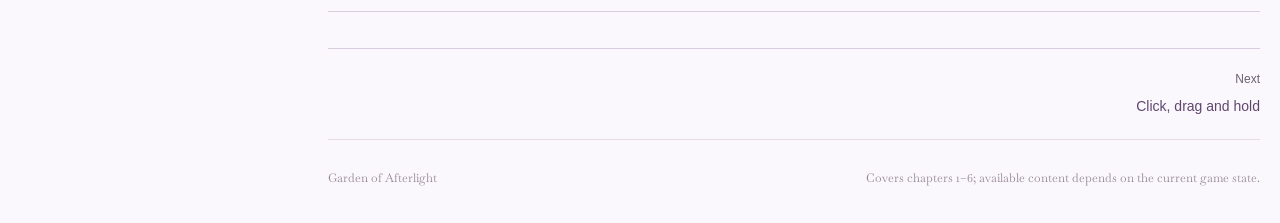
<file: site/how-to-play.html>
<!doctype html>
<html lang="zh-CN">
<head>
  <meta charset="utf-8">
  <meta name="viewport" content="width=device-width,initial-scale=1">
  <title>玩法指南 · How to play — Garden of Afterlight</title>
  <meta name="description" content="遗光之庭玩法手册：按章节查看调查、守线、工坊与伙伴的操作指引。">
  <link rel="icon" href="assets/garden.svg" type="image/svg+xml">
  <link rel="stylesheet" href="assets/handbook.css">
  <script src="assets/handbook-shots.js" defer></script>
  <script src="assets/handbook.js" defer></script>
</head>
<body>
  <a class="skip-link" href="#article" data-copy="skip">跳到教程正文</a>
  <header class="book-header">
    <a class="book-brand" href="./"><img src="assets/garden.svg" alt=""><span>遗光之庭<small>Garden of Afterlight</small></span></a>
    <span class="book-name" data-copy="book">玩法指南</span>
    <div class="header-actions"><button id="language" type="button" aria-label="Switch to English">English</button><a class="ribbon" href="demo/" data-copy="play">进入庭院</a></div>
  </header>
  <div class="book-toolbar">
    <div class="toolbar-inner">
      <span class="toolbar-title" data-copy="how">玩法指南</span>
      <nav class="categories" aria-label="教程分类" id="categories"></nav>
      <label class="search-field"><svg viewBox="0 0 24 24" aria-hidden="true"><circle cx="10.5" cy="10.5" r="6.5"/><path d="m16 16 4.5 4.5"/></svg><input type="search" id="search" placeholder="搜索章节或玩法" autocomplete="off"><kbd>/</kbd></label>
      <button id="menu" class="directory-button" type="button" aria-expanded="false" aria-controls="directory"><svg viewBox="0 0 24 24" aria-hidden="true"><path d="M4 6h16M4 12h16M4 18h16"/></svg><span data-copy="contents">目录</span></button>
    </div>
  </div>
  <div id="veil" class="directory-veil" hidden></div>
  <div class="book-layout">
    <aside id="directory" class="directory" aria-label="手册目录"><nav id="chapter-nav"></nav></aside>
    <main id="article" tabindex="-1">
      <div class="breadcrumbs"><a href="./" data-copy="home">庭院首页</a><span aria-hidden="true">/</span><span data-copy="book">玩法指南</span><span aria-hidden="true">/</span><span id="crumb"></span></div>
      <div id="search-results" hidden></div>
      <div id="article-content"></div>
      <div class="page-turn" id="page-turn"></div>
      <footer class="book-footer"><span>Garden of Afterlight</span><span data-copy="footer">把手册放在身边，按自己的节奏探索。</span></footer>
    </main>
  </div>
  <noscript><p class="no-script">请启用 JavaScript 来展开章节和搜索教程。 / Enable JavaScript to browse and search the handbook.</p></noscript>
</body>
</html>
</file>
<file: site/assets/site.css>
:root{--ink:#352c40;--plum:#60466f;--lavender:#e5dbee;--paper:#faf8fc;--gold:#a17b4c;--muted:#6b6175;--line:#d8ccdf;--serif:Georgia,'Times New Roman',serif;--sans:'Segoe UI',Arial,sans-serif}*{box-sizing:border-box}html{scroll-behavior:smooth}body{margin:0;background:var(--paper);color:var(--ink);font:16px/1.65 var(--sans)}a{color:inherit}button,a{-webkit-tap-highlight-color:transparent}a:focus-visible,button:focus-visible{outline:3px solid #845a9e;outline-offset:5px}.site-header{height:94px;display:flex;align-items:center;justify-content:space-between;gap:32px;padding:0 max(5vw,24px);background:#fcfaff}.wordmark{display:flex;flex-direction:column;text-decoration:none;line-height:1.4}.wordmark span:first-child{font-family:'Songti SC','SimSun',serif;font-size:25px;letter-spacing:.16em}.wordmark span:last-child{font-size:13px;color:var(--muted)}nav{display:flex;gap:36px}nav a{text-decoration:none;font-size:15px}nav a:hover{text-decoration:underline;text-underline-offset:6px}.hero{position:relative;height:min(660px,72vw);min-height:510px;overflow:hidden}.hero>img{width:100%;height:100%;object-fit:cover;object-position:center 52%}.hero-shade{position:absolute;inset:0;background:linear-gradient(90deg,rgba(43,28,60,.76),rgba(43,28,60,.35) 42%,transparent 72%)}.hero-copy{position:absolute;inset:0;display:flex;align-items:flex-start;justify-content:center;flex-direction:column;padding:40px max(7vw,28px);color:white}.byline{margin:0 0 20px;font-size:16px}.hero h1{font-family:var(--serif);font-weight:400;font-size:clamp(62px,6.4vw,104px);line-height:.99;margin:0 0 25px;letter-spacing:-.045em}.intro{font-size:20px;line-height:1.65;margin:0 0 32px;color:#fcf3ff}.button{display:inline-flex;align-items:center;justify-content:center;min-height:49px;padding:12px 26px;border:1px solid var(--plum);border-radius:5px;background:var(--plum);color:white;text-decoration:none;font-size:16px;font-weight:600;transition:background .18s,box-shadow .18s}.button:hover{background:#493255;box-shadow:0 4px 12px #38214c24}.button.light{background:#fcf8ec;color:#4f395a;border-color:#fcf8ec}.button.light:hover{background:#fff}.button.secondary{background:transparent;color:var(--plum)}.button.secondary:hover{background:#eee4f4}.hero-caption{position:absolute;right:5vw;bottom:28px;color:#fff;text-shadow:0 2px 6px #39254b;font:italic 20px var(--serif)}.wrap{width:min(1260px,88%);margin-inline:auto}.experiences{padding:75px 0 84px;scroll-margin-top:30px}.section-intro{display:flex;align-items:baseline;justify-content:space-between;gap:28px;margin-bottom:35px}h2{font:400 38px/1.2 var(--serif);letter-spacing:-.025em;margin:0 0 18px}.section-intro h2{margin:0}.section-intro p{color:var(--muted);margin:0}.experience-grid{display:grid;grid-template-columns:1.13fr 1fr;gap:48px}.experience{min-width:0}.image-link{display:block;overflow:hidden;border-radius:12px 12px 3px 3px;aspect-ratio:1.65}.image-link img{width:100%;height:100%;object-fit:cover;display:block;transition:transform .35s}.image-link:hover img{transform:scale(1.025)}.exploration .image-link{aspect-ratio:1.65}.experience-copy{padding:23px 4px 0}.tag{color:#6e526f;font-size:14px}h3{font:400 31px/1.25 var(--serif);margin:8px 0 13px;letter-spacing:-.02em}.experience-copy>p:not(.small){margin:0 0 22px;max-width:56ch;min-height:79px}.small{color:var(--muted);font-size:14px;line-height:1.6;margin:16px 0 0;max-width:56ch}.play-notes{background:#eee7f3;padding:66px 0}.notes-grid{display:grid;grid-template-columns:1fr 1fr;gap:100px}.notes-grid>div>p{max-width:47ch;color:#66596e}.control-list h3{font-size:23px;margin:0 0 14px}.control-list h3:not(:first-child){margin-top:28px}dl{margin:0}dl>div{display:grid;grid-template-columns:155px 1fr;gap:20px;margin:9px 0;font-size:15px}dt{font-weight:600}dd{margin:0;color:#66596e}kbd{font:13px var(--sans);display:inline-block;background:#fcf9ff;border:1px solid #d4c6dd;border-radius:4px;min-width:23px;text-align:center;line-height:24px;margin-right:3px;padding:0 5px}.about{padding:68px 0;display:grid;grid-template-columns:1.5fr 1fr;gap:100px}.about p{max-width:64ch;color:var(--muted);margin:0 0 15px}.about-note{border-left:1px solid var(--line);padding-left:34px}.about-note p:first-child{color:var(--plum);font-weight:600}.about-note a{text-underline-offset:4px}footer{display:flex;justify-content:space-between;gap:20px;padding:28px 0;border-top:1px solid var(--line);font-size:14px;color:var(--muted)}.document{max-width:850px;margin:65px auto;padding:0 28px}.document h1{font:46px/1.2 var(--serif)}.document h2{font-size:28px;margin-top:40px}.document p,.document li{color:var(--muted)}.document a{text-underline-offset:4px}@media(max-width:900px){nav{gap:20px}.hero{min-height:540px}.hero h1{font-size:76px}.hero-shade{background:linear-gradient(90deg,#2b1c3cbd,#2b1c3c20)}.section-intro{display:block}.section-intro p{margin-top:14px}.experience-grid{gap:28px}.notes-grid{gap:45px}dl>div{grid-template-columns:130px 1fr;gap:10px}.about{gap:40px}}@media(max-width:640px){.site-header{height:82px;padding:0 6%}.wordmark span:first-child{font-size:22px}.wordmark span:last-child{font-size:11px}nav a{font-size:14px}nav{gap:17px}nav a:last-child{display:none}.hero{min-height:560px}.hero>img{object-position:57% center}.hero-copy{padding:30px 7%}.hero h1{font-size:66px}.intro{font-size:18px}.byline{font-size:14px;max-width:25ch}.hero-caption{font-size:16px;bottom:20px}.wrap{width:86%}.experiences{padding:46px 0 54px}h2{font-size:33px}.experience-grid,.notes-grid,.about{grid-template-columns:1fr;gap:42px}.experience-copy>p:not(.small){min-height:0}.image-link{aspect-ratio:1.5}.play-notes{padding:44px 0}.notes-grid>div>p{max-width:none}.about{padding:44px 0;gap:25px}.about-note{border-left:0;border-top:1px solid var(--line);padding:25px 0 0}footer{flex-wrap:wrap;font-size:13px}dl>div{grid-template-columns:130px 1fr}.document{margin:40px auto}.document h1{font-size:38px}}@media(prefers-reduced-motion:reduce){html{scroll-behavior:auto}*,*:before,*:after{transition:none!important}}

.home-guide,.home-about{background:#faf8fc;border-block:1px solid #d9cbd3;scroll-margin-top:0}.home-guide iframe,.home-about iframe{display:block;width:100%;height:1000px;border:0;background:#faf8fc}

.home-about{border-top:0;background:#faf8fc}#home-about{height:1400px}@media(max-width:640px){.site-header nav{gap:12px}.site-header nav a{font-size:12px}.site-header nav a:last-child{display:block}.site-header{gap:15px}}
:root .chapter-trials{padding-top:48px;padding-bottom:50px}.chapter-trials>p{max-width:760px}.trial-grid{display:grid;grid-template-columns:repeat(3,minmax(0,1fr));gap:18px;margin:26px 0}.trial-grid>a{display:flex;flex-direction:column;gap:10px;padding:24px;background:#f4eee7;border:1px solid #d9cbd8;border-radius:10px;text-decoration:none;color:#443448}.trial-grid>a:hover{background:#eee2ef;border-color:#9675a2}.trial-grid>a:focus-visible{outline:3px solid #8c679b;outline-offset:4px}.trial-grid small{font-size:12px;text-transform:uppercase;letter-spacing:.08em;color:#80658b}.trial-grid strong{font:25px/1.2 Georgia,serif}.trial-grid span{font-size:14px;line-height:1.5}@media(max-width:720px){.trial-grid{grid-template-columns:1fr}}
</file>
<file: site/assets/player-v2.css>
*{box-sizing:border-box}html,body{margin:0;width:100%;height:100%;overflow:hidden;background:#1a1323;color:#fff;font:15px/1.6 'Segoe UI','Microsoft YaHei',sans-serif}body{--bar:46px}button{font:inherit;cursor:pointer}a{color:inherit}button,a{-webkit-tap-highlight-color:transparent}button:focus-visible,a:focus-visible,canvas:focus-visible,article:focus-visible{outline:3px solid #e7bd7e;outline-offset:3px}[hidden]{display:none!important}.player-bar{position:fixed;inset:0 0 auto;height:var(--bar);display:flex;align-items:center;justify-content:space-between;gap:16px;padding:0 18px;background:#30263b;border-bottom:1px solid #655074;font-size:13px;z-index:3}.player-bar>a{text-decoration:none;font-weight:600}.player-bar>span{color:#d5c7df}.player-bar nav,.manual-actions{display:flex;gap:8px}.player-bar button,#show-bar{background:#30263b;border:1px solid #9276a3;border-radius:4px;color:#fff1e6;padding:4px 11px;font-size:12px}#show-bar{position:fixed;top:8px;right:12px;z-index:4;opacity:.85}body.bar-hidden{--bar:0px}body.bar-hidden .player-bar{display:none}#stage{position:fixed;inset:var(--bar) 0 0;display:flex;align-items:center;justify-content:center;background:#160f20}#canvas{display:block;width:100%;height:100%;outline:none;touch-action:none}.launch{position:absolute;inset:0;background:linear-gradient(90deg,#25172dbb,#25172d55),url(courtyard.webp) center/cover;overflow:auto;padding:clamp(16px,4vh,40px);display:grid;place-items:center}.launch-content{background:#fcf8fff5;color:#392e45;max-width:580px;width:100%;padding:clamp(22px,4vh,38px) clamp(23px,4vw,42px);border-radius:12px;box-shadow:0 18px 70px #21122766;margin:auto}.back{font-size:13px;color:#715778;text-underline-offset:4px}.kind{font-size:13px;color:#795786;margin:20px 0 8px}h1{font:400 clamp(32px,5.5vh,48px)/1.08 Georgia,serif;letter-spacing:-.025em;margin:0 0 18px}.description{font-size:17px;margin:0 0 18px}.controls{font-size:14px;color:#695b73;padding:14px 0;border-block:1px solid #dfd4e7}#start{min-height:48px;width:100%;background:#654b76;color:#fff;border:0;border-radius:5px;font-weight:600}#start:disabled{background:#91829c;cursor:wait}#status,.device-note{font-size:12px;color:#6f617a;margin:12px 0 0}progress{display:block;width:100%;height:8px;accent-color:#7c5a8f;margin-top:16px}.text-button{border:0;background:transparent;color:#654b76;padding:10px 0 0;text-decoration:underline;text-underline-offset:4px;font-size:13px}#help{position:fixed;inset:0;z-index:10;background:#160f20c9;padding:24px;display:grid;place-items:center}.manual{width:min(930px,100%);max-height:100%;overflow:auto;overscroll-behavior:contain;background:#faf5ee;color:#392e45;border:1px solid #bca1c6;border-radius:12px;box-shadow:0 24px 80px #0006;padding:26px 32px}.manual-head{display:flex;align-items:center;justify-content:space-between;gap:14px;border-bottom:1px solid #d8c9df;padding-bottom:18px}.manual-head .kind{margin:0 0 4px}.manual h2{font:32px/1.2 Georgia,serif;margin:0}.manual button{border:1px solid #ad92bb;color:#51375f;background:transparent;border-radius:5px;padding:7px 13px}.manual button[aria-pressed=true]{background:#654b76;color:#fff;border-color:#654b76}#guide-intro{font-size:14px;color:#706176}#chapter-tabs{display:flex;gap:7px;flex-wrap:wrap;padding:8px 0 20px}#chapter-tabs button{font-size:13px}#chapter-body{border-top:1px solid #ddd0e1;padding:18px 0 5px;min-height:260px}#chapter-body h3{margin:0 0 12px;font:27px/1.25 Georgia,'Microsoft YaHei',serif}#chapter-body ol{padding-left:23px}#chapter-body li{padding:5px 0}#chapter-body .hint{border-left:3px solid #b58a5c;background:#efe5f2;padding:12px 16px;border-radius:0 5px 5px 0;font-size:14px}.manual footer{border-top:1px solid #ddd0e1;padding-top:13px;color:#796781;font-size:12px}body.guide-open #stage{pointer-events:none}@media(max-width:700px){.player-bar{padding:0 9px;gap:8px}.player-bar>span{display:none}.player-bar>a{font-size:12px}.player-bar button{padding:4px 7px;font-size:11px}#help{padding:10px}.manual{padding:20px}.manual-head{align-items:flex-start}.manual-actions{flex-direction:column}.manual h2{font-size:27px}#chapter-body h3{font-size:24px}}@media(max-height:620px){body{--bar:36px}.launch{place-items:start center;padding:14px}.launch-content{padding:20px 28px}.launch-content .kind{margin-top:12px}.description{margin-bottom:10px}h1{font-size:32px}.controls{padding:10px 0;margin:10px 0}.device-note{margin-top:7px}#help{padding:10px}.manual{padding:18px 25px}}@media(prefers-reduced-motion:reduce){*{scroll-behavior:auto}}

/* Shared published chapter handbook */
.manual{width:min(1360px,100%);height:100%;padding:0;display:flex;flex-direction:column;overflow:hidden}.manual-head{flex-shrink:0;padding:12px 20px;background:#ede3ed}.manual h2{font-size:19px}.manual-head button{font-size:13px}#handbook-frame{display:block;width:100%;flex:1;min-height:0;border:0;background:#faf8fc}@media(max-width:700px){.manual-head{padding:10px 14px}.manual h2{font-size:16px}.manual-head button{font-size:11px}}
</file>
<file: site/assets/player.css>
*{box-sizing:border-box}html,body{margin:0;width:100%;height:100%;overflow:hidden;background:#211a2b;color:#fff;font:15px/1.6 'Segoe UI',Arial,sans-serif}button,a{-webkit-tap-highlight-color:transparent}button{font:inherit;cursor:pointer}a{color:inherit}a:focus-visible,button:focus-visible,canvas:focus-visible{outline:3px solid #d2a8ed;outline-offset:3px}[hidden]{display:none!important}.player-bar{height:46px;display:flex;align-items:center;justify-content:space-between;gap:18px;padding:0 20px;background:#30263b;border-bottom:1px solid #594665;font-size:13px}.player-bar>a{text-decoration:none;font-weight:600}.player-bar>span{color:#d5c7df}.player-bar>div{display:flex;gap:8px}.player-bar button{background:transparent;border:1px solid #786388;border-radius:4px;color:#eee4f6;padding:3px 12px;font-size:12px}#stage{position:relative;height:calc(100% - 46px);width:100%;display:flex;align-items:center;justify-content:center;background:#160f20}#canvas{display:block;max-width:100%;max-height:100%;width:min(100%,calc((100vh - 46px) * 16 / 9));height:auto;aspect-ratio:16/9;outline:none}.launch{position:absolute;inset:0;background:linear-gradient(90deg,#25172dbb,#25172d66),url(courtyard.webp) center/cover;display:flex;align-items:center;justify-content:center;padding:30px}.launch-content{background:#fcf8fff5;color:#392e45;max-width:580px;width:100%;padding:36px 42px;border-radius:12px;box-shadow:0 18px 70px #21122766}.back{font-size:13px;color:#715778;text-underline-offset:4px}.kind{font-size:14px;color:#795786;margin:26px 0 8px}h1{font:400 43px/1.1 Georgia,serif;letter-spacing:-.03em;margin:0 0 20px}.description{font-size:17px;margin:0 0 22px}.controls{font-size:14px;color:#695b73;padding:16px 0;border-block:1px solid #dfd4e7}#start{margin-top:12px;min-height:49px;width:100%;background:#654b76;color:#fff;border:0;border-radius:5px;font-weight:600}#start:disabled{background:#91829c;cursor:wait}#status{font-size:13px;color:#6f617a;margin:14px 0 0}progress{display:block;width:100%;height:7px;accent-color:#7c5a8f;margin-top:19px}.author{font-size:13px;color:#7d6d86;margin:25px 0 0}#help{position:absolute;z-index:5;top:18px;right:20px;width:min(400px,calc(100vw - 40px));background:#fcf8ff;color:#392e45;padding:25px;border-radius:8px;box-shadow:0 10px 50px #0006}#help h2{margin:0 0 15px;font:28px Georgia,serif}#help button{background:#654b76;color:#fff;border:0;border-radius:4px;padding:10px 20px}#help p{font-size:15px}@media(max-width:640px){.player-bar{height:45px;padding:0 12px}.player-bar>span{display:none}.player-bar>a{font-size:12px}.player-bar button{padding:3px 7px}.launch{padding:20px}.launch-content{padding:25px}h1{font-size:36px}.kind{margin-top:20px}.description{font-size:16px}.controls{font-size:13px}.author{margin-top:18px}}@media(prefers-reduced-motion:reduce){*{scroll-behavior:auto}}
</file>
<file: site/assets/handbook.css>
@font-face{font-family:GardenBook;src:url(guide/Baskervville.ttf) format('truetype');font-display:swap}
:root{--paper:#faf8fc;--ink:#352c40;--muted:#6b6175;--purple:#60466f;--lavender:#e5dbee;--gold:#a6814e;--rule:#d8ccdf;--white:#fcfaff;--header:84px;--toolbar:72px;--sticky:calc(var(--header) + var(--toolbar))}
*{box-sizing:border-box}html{scroll-padding-top:calc(var(--sticky) + 28px)}body{margin:0;background:var(--paper);color:var(--ink);font:15px/1.8 'Segoe UI','Microsoft YaHei',sans-serif;background-image:none}button,input{font:inherit}a{color:inherit}button{cursor:pointer}button,a,input{-webkit-tap-highlight-color:transparent}button:focus-visible,a:focus-visible,input:focus-visible,summary:focus-visible{outline:2px solid var(--purple);outline-offset:4px}button{color:inherit}svg{fill:none;stroke:currentColor;stroke-width:1.6;stroke-linecap:round;stroke-linejoin:round}button svg{width:20px;height:20px}button{border:0;background:none}button:disabled{cursor:default}.skip-link{position:fixed;left:20px;top:-100px;z-index:50;background:var(--white);padding:12px}.skip-link:focus{top:12px}[hidden]{display:none!important}
.book-header{height:var(--header);position:sticky;top:0;z-index:20;display:flex;align-items:center;justify-content:space-between;gap:24px;padding:0 max(30px,calc((100vw - 1320px)/2));background:#faf8fcf5;border-bottom:1px solid var(--rule);backdrop-filter:blur(12px)}.book-brand{display:flex;align-items:center;gap:13px;text-decoration:none;line-height:1.3;font-family:GardenBook,'STSong','SimSun',serif;font-size:25px;letter-spacing:.13em}.book-brand img{width:34px;height:34px}.book-brand small{display:block;font-family:GardenBook,Georgia,serif;font-size:12px;letter-spacing:.025em;margin-top:4px}.book-name{font:20px GardenBook,'STSong','SimSun',serif;letter-spacing:.15em;color:#88708f}.header-actions{display:flex;align-items:center;gap:25px;font-size:13px}.header-actions button{padding:8px 0}.ribbon{display:inline-block;background:var(--purple);color:#ffffff;padding:9px 24px;text-decoration:none;clip-path:polygon(5px 0,calc(100% - 5px) 0,100% 50%,calc(100% - 5px) 100%,5px 100%,0 50%);position:relative}.ribbon:after{content:'';position:absolute;inset:4px 7px;border:1px dashed #d6bbcc88;pointer-events:none}.book-toolbar{position:sticky;top:var(--header);z-index:19;min-height:var(--toolbar);background:#fcfafff5;backdrop-filter:blur(12px);border-bottom:1px solid var(--rule)}.toolbar-inner{height:var(--toolbar);max-width:1320px;margin:auto;display:grid;grid-template-columns:240px 1fr 270px;align-items:center;gap:32px;padding:0 20px}.toolbar-title{font-size:13px;color:var(--muted)}.categories{display:flex;align-items:stretch;justify-content:center;gap:28px;height:100%}.categories a{position:relative;display:flex;align-items:center;white-space:nowrap;text-decoration:none;font-size:14px;color:var(--muted)}.categories a[aria-current]{color:var(--purple);font-weight:600}.categories a[aria-current]:after{content:'';height:2px;position:absolute;bottom:0;left:0;right:0;background:var(--purple)}.categories a:hover{color:var(--ink)}.search-field{display:flex;gap:10px;align-items:center;background:#eee7ed77;border:1px solid #d4c6d8;border-radius:4px;height:40px;padding:0 12px;color:var(--muted)}.search-field svg{width:17px;flex-shrink:0}.search-field input{min-width:0;width:100%;font-size:13px;color:var(--ink);background:none;border:0;outline:0}.search-field kbd{font:12px inherit;color:#94869a;border:1px solid #d8cdda;border-radius:3px;padding:0 5px}.directory-button{display:none;gap:7px;align-items:center;font-size:13px;padding:8px}.book-layout{max-width:1280px;margin:0 auto;display:grid;grid-template-columns:240px minmax(0,1fr);gap:68px;padding:44px 20px 0}.directory{position:sticky;top:calc(var(--sticky) + 35px);align-self:start;max-height:calc(100dvh - var(--sticky) - 50px);overflow:auto;scrollbar-width:thin;padding:0 0 20px}.nav-group{padding:0 0 17px}.nav-group summary{display:flex;align-items:center;justify-content:space-between;cursor:pointer;list-style:none;font-size:14px;font-weight:600;padding:12px 12px 12px 0}.nav-group summary::-webkit-details-marker{display:none}.nav-group summary:after{content:'›';font:20px Georgia;transform:rotate(0);transition:transform .15s}.nav-group[open] summary:after{transform:rotate(90deg)}.nav-group a{position:relative;display:block;text-decoration:none;color:var(--muted);font-size:13px;line-height:1.65;padding:9px 14px;border-left:2px solid transparent}.nav-group a[aria-current]{background:#e8dfe9;color:var(--purple);border-left-color:var(--purple);font-weight:600}.nav-group a:hover{background:#eee7ec}.nav-group .chapter-no{display:inline-block;min-width:29px;font-family:GardenBook,Georgia,serif;color:#a17e61}.bookmark-note{border-top:1px solid var(--rule);margin-top:16px;padding:24px 5px 0;display:flex;align-items:center;gap:7px}.bookmark-note img{object-fit:contain}.bookmark-note p{font:13px/1.85 GardenBook,'STSong','SimSun',serif;color:var(--muted);margin:0}
#article{min-width:0;outline:none}.breadcrumbs{display:flex;align-items:center;flex-wrap:wrap;gap:12px;font-size:12px;color:var(--muted);margin:0 0 22px}.breadcrumbs a{text-decoration:none}.breadcrumbs a:hover{text-decoration:underline}.article-heading{font:38px/1.35 GardenBook,'STSong','SimSun',serif;font-weight:400;letter-spacing:.03em;margin:0 0 12px}.article-deck{font-size:15px;line-height:1.85;color:var(--muted);max-width:660px;margin:0 0 27px}.chapter-art{position:relative;height:205px;overflow:hidden;border-radius:7px 7px 2px 2px;margin:0 0 29px;border:1px solid #c4aec0}.chapter-art>img{width:100%;height:100%;object-fit:cover;object-position:center 55%}.chapter-art:after{content:'';position:absolute;inset:6px;border:1px solid #ffeed6aa;border-radius:3px;pointer-events:none}.art-caption{position:absolute;bottom:17px;left:22px;background:#fcfaffef;padding:6px 15px;color:#674f6c;font:16px GardenBook,'STSong','SimSun',serif;border:1px solid #c5adb9;border-radius:2px}.intro-art{height:240px}.intro-art>img{object-position:center 45%}.flow{display:flex;align-items:center;flex-wrap:wrap;gap:10px 13px;padding:15px 0 25px;color:#7b5d87;font-size:13px}.flow span:not(:last-child):after{content:'›';padding-left:13px;color:#b79a7b}.question{border-bottom:1px solid var(--rule)}.question:first-of-type{border-top:1px solid var(--rule)}.question>summary{list-style:none;cursor:pointer;display:flex;align-items:center;justify-content:space-between;gap:20px;padding:20px 0;font-size:17px;line-height:1.65}.question>summary::-webkit-details-marker{display:none}.question>summary:after{content:'+';font:25px GardenBook,Georgia,serif;color:#9b859d;flex-shrink:0}.question[open]>summary{font-weight:600;color:#654771}.question[open]>summary:after{content:'−'}.answer{padding:0 0 24px;color:#65586b;font-size:14px;line-height:1.9;max-width:760px}.answer p{margin:0 0 13px}.answer p:last-child{margin-bottom:0}.answer ol{padding-left:24px;margin:4px 0 12px}.answer li{padding-left:4px;margin:9px 0}.answer strong{font-weight:600;color:#49364f}.answer kbd{display:inline-block;background:#fcfaff;border:1px solid #c8b9cd;box-shadow:0 2px 0 #ded3df;border-radius:3px;padding:0 7px;margin:0 2px;font:12px/1.7 'Segoe UI',sans-serif}.guide-note{display:flex;align-items:center;gap:18px;background:#ede4ed8a;border-left:2px solid #ae8ab4;padding:18px 23px;margin:27px 0 8px;font-size:13px;line-height:1.9;color:#76607d}.guide-note img{width:58px;height:66px;object-fit:contain;flex-shrink:0}.guide-note p{margin:0}.page-turn{display:flex;justify-content:space-between;gap:28px;border-top:1px solid var(--rule);margin-top:36px;padding:20px 0}.page-turn a{display:flex;flex-direction:column;max-width:48%;text-decoration:none;font-size:14px;color:var(--purple)}.page-turn a:last-child{text-align:right;margin-left:auto}.page-turn small{color:var(--muted);font-size:12px;margin-bottom:4px}.book-footer{display:flex;justify-content:space-between;gap:20px;padding:28px 0 34px;border-top:1px solid #e7dce3;color:#9a879c;font:12px/1.7 GardenBook,'Microsoft YaHei',sans-serif}.search-heading{font:30px GardenBook,'STSong','SimSun',serif;margin:8px 0 24px}.search-result{display:block;text-decoration:none;padding:20px 0;border-bottom:1px solid var(--rule)}.search-result strong{font-weight:500;font-size:18px;color:var(--purple)}.search-result p{font-size:14px;color:var(--muted);margin:6px 0}.empty-search{padding:35px 0;color:var(--muted)}.no-script{padding:30px}.directory-veil{display:none}.embedded .book-header{--header:68px}.embedded{--header:68px}.embedded .header-actions .ribbon{display:none}.embedded .book-header{padding-inline:28px}.embedded .book-layout{padding-top:28px}.embedded .book-name{font-size:17px}.embedded .book-brand{font-size:21px}
@media(min-width:1600px){.book-layout{max-width:1380px;gap:84px}.toolbar-inner{max-width:1420px;grid-template-columns:240px 1fr 290px}.article-heading{font-size:42px}.chapter-art{height:240px}}
@media(max-width:1120px){.book-layout{gap:35px;grid-template-columns:210px minmax(0,1fr);padding-inline:28px}.toolbar-inner{grid-template-columns:auto minmax(190px,270px);gap:22px;padding-inline:28px}.toolbar-title{display:none}.categories{justify-content:flex-start;gap:23px}.book-header{padding-inline:28px}.article-heading{font-size:32px}.bookmark-note{gap:0}.bookmark-note img{width:60px}}
@media(max-width:760px){:root{--header:72px;--toolbar:106px}.book-header{gap:12px;padding:0 20px}.book-name{display:none}.book-brand{font-size:21px;gap:9px}.book-brand img{width:28px;height:28px}.book-brand small{font-size:11px}.header-actions{gap:13px;font-size:12px}.ribbon{padding:7px 15px}.book-toolbar{min-height:var(--toolbar)}.toolbar-inner{height:auto;min-height:var(--toolbar);grid-template-columns:minmax(0,1fr) auto;gap:0 15px;padding:0 20px 10px}.categories{grid-column:1/-1;justify-content:space-between;height:48px;gap:10px}.categories a{font-size:12px}.search-field{height:36px}.search-field kbd{display:none}.directory-button{display:flex}.book-layout{display:block;padding:28px 20px 0}.directory{display:none;position:fixed;z-index:25;top:var(--sticky);left:0;bottom:0;width:min(310px,86vw);max-height:calc(100dvh - var(--sticky));background:var(--paper);padding:15px 22px 26px;box-shadow:10px 0 30px #34233d20}.menu-open .directory{display:block}.directory-veil:not([hidden]){display:block;position:fixed;inset:var(--sticky) 0 0;z-index:24;background:#30213b55}.article-heading{font-size:29px}.article-deck{font-size:14px}.chapter-art{height:175px}.question>summary{font-size:16px;padding:18px 0}.answer{font-size:14px}.guide-note{padding:15px 16px;gap:12px}.guide-note img{width:47px}.book-footer{display:block}.book-footer span{display:block}.breadcrumbs{font-size:11px;gap:8px}.embedded .book-header{padding-inline:20px}.embedded .book-layout{padding-top:24px}}
@media(max-width:380px){.book-header{padding-inline:14px}.book-brand{font-size:19px}.book-brand img{width:24px}.header-actions{gap:8px}.header-actions .ribbon{padding-inline:11px}.book-layout{padding-inline:16px}.toolbar-inner{padding-inline:16px}.categories{gap:7px}.categories a{font-size:11px}.chapter-art{height:150px}.article-heading{font-size:27px}}
@media(prefers-reduced-motion:reduce){*{scroll-behavior:auto!important;transition:none!important}}

.inline{--header:68px}.inline .book-brand,.inline .header-actions .ribbon,.inline .skip-link{display:none}.inline .book-name{display:block;margin-right:auto}.inline .book-header{position:static;padding-inline:max(20px,calc((100vw - 1240px)/2))}.inline .book-toolbar{position:static}.inline .directory{position:static;max-height:none;overflow:visible}.inline .book-layout{padding-top:30px}.inline .book-footer{padding-bottom:24px}@media(max-width:760px){.inline .directory{position:fixed;top:var(--sticky);bottom:0;max-height:calc(100dvh - var(--sticky));overflow:auto}.inline .book-layout{padding-top:24px}}

.gameplay-screens{margin:0 0 30px}.screenshot-heading{display:flex;flex-wrap:wrap;align-items:baseline;justify-content:space-between;gap:8px 20px;margin-bottom:15px}.screenshot-heading h2{font-size:17px;font-weight:600;margin:0}.screenshot-heading>span{font-size:12px;color:var(--muted)}.screenshot-steps{display:flex;flex-wrap:wrap;gap:5px 20px;border-bottom:1px solid var(--rule);margin-bottom:15px}.screenshot-steps button{font-size:13px;padding:8px 0;border-bottom:2px solid transparent;color:var(--muted)}.screenshot-steps button[aria-pressed=true]{color:var(--purple);border-bottom-color:var(--purple);font-weight:600}.gameplay-figure{margin:0}.gameplay-figure>a{display:block;cursor:zoom-in}.gameplay-figure img{display:block;width:100%;height:auto;aspect-ratio:16/9;object-fit:contain;background:#e9dfe9;border:1px solid #bfaac5;border-radius:3px}.gameplay-figure figcaption{padding:13px 0 0;font-size:14px;line-height:1.8;color:var(--muted)}.gameplay-figure figcaption strong{font-weight:600;color:var(--ink)}.gameplay-figure figcaption p{margin:4px 0 0}@media(max-width:760px){.screenshot-heading{display:block}.screenshot-heading>span{display:block;margin-top:5px;font-size:11px}.screenshot-steps{gap:3px 14px}.screenshot-steps button{font-size:12px}.gameplay-figure figcaption{font-size:13px}.gameplay-screens{margin-bottom:24px}}
</file>
<file: site/assets/about.css>
.about-page{--sticky:var(--header);background:#fff5ed}.about-wrap{max-width:1260px;margin:auto;padding:0 30px}.about-page h1,.about-page h2,.about-page h3{font-family:GardenBook,'STSong','SimSun',serif;font-weight:400}.creator-band{background:linear-gradient(180deg,#faf8fc 0,#f6dfeb 150px,#f4d5e1 72%,#f8e3e7 100%);color:#573d54;padding:43px 0 62px}.about-heading{display:flex;justify-content:space-between;align-items:center;gap:20px;padding-bottom:34px;border-bottom:1px solid #caa5bc}.about-heading h1{font-size:52px;line-height:1.15;margin:0}.about-heading button{font-size:13px;color:#684760;padding:8px 14px;border:1px solid #b88fa9;border-radius:4px}.creator-section{display:grid;grid-template-columns:290px minmax(0,1fr);gap:85px;padding-top:40px;align-items:center}.creator-avatar{display:block;width:184px;height:184px;object-fit:cover;object-position:53% 43%;border-radius:50%;border:4px solid #fcebf0;outline:1px solid #bd92ac;margin:0 0 25px}.creator-profile h2{font-size:34px;line-height:1.25;margin:0;color:#573d54}.creator-summary{font-size:16px;line-height:1.8;color:#664b61;margin:0 0 25px;max-width:650px}.tag-group{margin:0 0 23px}.tag-group h3{font:12px/1.5 'Segoe UI','Microsoft YaHei',sans-serif;color:#78576e;letter-spacing:.06em;margin:0 0 11px}.profile-tags{display:flex;flex-wrap:wrap;gap:9px;margin:0;padding:0;list-style:none}.profile-tags li{border-radius:999px;padding:7px 15px;font-size:13px;line-height:1.55;max-width:100%;overflow-wrap:anywhere}.tag-mint{background:#d9e9df;color:#345648}.tag-peach{background:#f5d9c9;color:#704839}.tag-lavender{background:#e5dcf3;color:#59476c}.tag-gold{background:#f2e3b5;color:#705a29}.contact{display:flex;flex-direction:column;gap:6px;padding-top:19px;border-top:1px solid #caa5bc;margin-top:27px}.contact>span{font-size:12px;color:#78576e}.creator-band button:focus-visible,.creator-band a:focus-visible{outline-color:#864b6c}.garden-band{background:linear-gradient(180deg,#f8e3e7 0,#fff5ed 240px);color:#4d3c4e;padding:53px 0 35px}.garden-intro{display:grid;grid-template-columns:1fr 1fr;gap:64px;align-items:center;padding-bottom:48px}.garden-intro h2{font-size:38px;line-height:1.2;margin:0 0 20px}.garden-intro p{font-size:15px;line-height:1.9;color:#76616d;margin:0 0 14px;max-width:540px}.garden-art{margin:0}.garden-art img{display:block;width:100%;height:auto;aspect-ratio:1.7;object-fit:cover;border-radius:7px;border:1px solid #d5bfc6}.garden-links{display:flex;align-items:center;gap:25px;margin-top:24px;font-size:13px}.garden-links a{text-underline-offset:4px;color:#735271}.garden-links .garden-play{padding:9px 22px;border:1px solid #795171;border-radius:4px;background:#795171;color:#fffaf5;text-decoration:none}.workflow-section{padding:35px 0 25px;border-top:1px solid #dcc5cf}.workflow-intro{display:flex;justify-content:space-between;align-items:baseline;gap:30px;margin-bottom:31px}.workflow-intro h3{font-size:29px;line-height:1.3;margin:0}.workflow-intro>p{font-size:13px;color:#866e7a;margin:0}.workflow-steps{display:grid;grid-template-columns:repeat(5,minmax(0,1fr));position:relative;margin-bottom:26px}.workflow-steps:before{content:'';position:absolute;top:23px;left:10%;right:10%;height:1px;background:#c8afc2}.workflow-step{position:relative;display:flex;flex-direction:column;align-items:center;padding:0 8px 17px;color:#806775;font-size:14px;line-height:1.6;border-bottom:2px solid transparent;min-width:0}.step-number{display:grid;place-items:center;width:47px;height:47px;border-radius:50%;border:1px solid #bea3ba;background:#fff5ed;font:21px GardenBook,Georgia,serif;margin-bottom:15px}.workflow-step[aria-selected=true]{color:#795171;border-bottom-color:#795171;font-weight:600}.workflow-step[aria-selected=true] .step-number{background:#795171;color:#fffaf5;border-color:#795171;box-shadow:inset 0 0 0 4px #795171,inset 0 0 0 5px #d9becf}.workflow-step:hover .step-number{border-color:#795171}.step-title{display:block}.workflow-step small{display:block;font-size:12px;font-weight:400;margin-top:4px;color:#977f8d}.workflow-detail{padding:28px 31px 32px;background:#fffcf8;border:1px solid #d8c0ce;min-height:292px}.detail-heading{display:flex;align-items:center;gap:17px;padding-bottom:20px;border-bottom:1px solid #e2d2da;margin-bottom:23px}.detail-heading>svg{width:32px;height:32px;flex-shrink:0;color:#ad795c}.detail-heading h3{font-size:25px;line-height:1.4;margin:0;color:#795171}.detail-heading p{font-size:13px;line-height:1.7;color:#927781;margin:4px 0 0}.detail-columns{display:grid;grid-template-columns:repeat(3,minmax(0,1fr));gap:30px}.detail-columns h4{font-size:12px;color:#a17058;font-weight:500;margin:0 0 9px}.detail-columns p{font-size:14px;line-height:1.9;color:#755e6d;margin:0}.about-footer{background:#fff5ed;display:flex;justify-content:space-between;gap:30px;padding:18px max(30px,calc((100vw - 1200px)/2));font-size:12px;color:#977f8d}.about-footer a{text-decoration:none}.about-inline>.book-header,.about-inline>.skip-link,.about-inline>.about-footer{display:none}.about-inline .creator-band{padding-top:40px}.about-page .header-actions>a:not(.ribbon){text-decoration:none}
@media(max-width:1000px){.creator-section{grid-template-columns:230px minmax(0,1fr);gap:40px}.creator-profile h2{font-size:30px}.garden-intro{gap:35px}.detail-columns{gap:20px}}
@media(max-width:760px){.about-wrap{padding-inline:22px}.creator-band,.about-inline .creator-band{padding:30px 0 38px}.about-heading{padding-bottom:24px}.about-heading h1{font-size:42px}.creator-section{grid-template-columns:1fr;gap:26px;padding-top:29px}.creator-avatar{width:144px;height:144px;margin-bottom:20px}.creator-profile h2{font-size:30px}.creator-summary{font-size:14px;margin-bottom:22px}.profile-tags{gap:8px}.profile-tags li{font-size:12px;padding:7px 13px}.tag-group{margin-bottom:21px}.garden-band{padding:34px 0 23px}.garden-intro{grid-template-columns:1fr;gap:26px;padding-bottom:32px}.garden-intro h2{font-size:32px}.garden-intro p{font-size:14px}.garden-art img{aspect-ratio:1.8}.workflow-section{padding:28px 0 22px}.workflow-intro{display:block;margin-bottom:23px}.workflow-intro h3{font-size:27px}.workflow-intro>p{margin-top:11px;font-size:12px}.workflow-steps{grid-template-columns:1fr;margin-bottom:22px}.workflow-steps:before{top:22px;bottom:35px;left:20px;right:auto;width:1px;height:auto}.workflow-step{flex-direction:row;gap:15px;padding:9px 10px 9px 0;text-align:left;border-bottom:0;border-right:2px solid transparent;min-height:70px}.step-number{width:41px;height:41px;flex-shrink:0;font-size:18px;margin-bottom:0}.workflow-step[aria-selected=true]{border-right-color:#795171;background:linear-gradient(90deg,transparent,#f2e1e8)}.workflow-step small{margin-top:1px}.workflow-detail{padding:23px;min-height:0}.detail-heading{gap:12px;padding-bottom:17px;margin-bottom:19px}.detail-heading h3{font-size:23px}.detail-columns{grid-template-columns:1fr;gap:20px}.detail-columns h4{margin-bottom:6px}.detail-columns p{font-size:13px}.about-footer{padding-inline:22px}}
@media(max-width:380px){.about-wrap{padding-inline:18px}.about-heading h1{font-size:38px}.profile-tags li{padding-inline:12px}.workflow-detail{padding:20px}}

.creator-band .profile-tags li{border:1px solid #fff9;box-shadow:0 1px 2px #7951710a}.creator-band .tag-school{background:#fff5f7;color:#80506d;border-color:#d6a9c0;font-weight:600;letter-spacing:.04em}

.about-end-divider{border-top:1px solid #e3cfd8;margin-top:14px}



.contact-items{display:flex;align-items:center;flex-wrap:wrap;gap:14px 28px;margin-top:8px}.contact-item{display:inline-flex;align-items:center;gap:10px;font:16px/1.6 'Segoe UI','Microsoft YaHei',sans-serif;color:#864b6c;text-decoration:none;white-space:nowrap}.contact-item[href]:hover{text-decoration:underline;text-underline-offset:5px}
</file>
